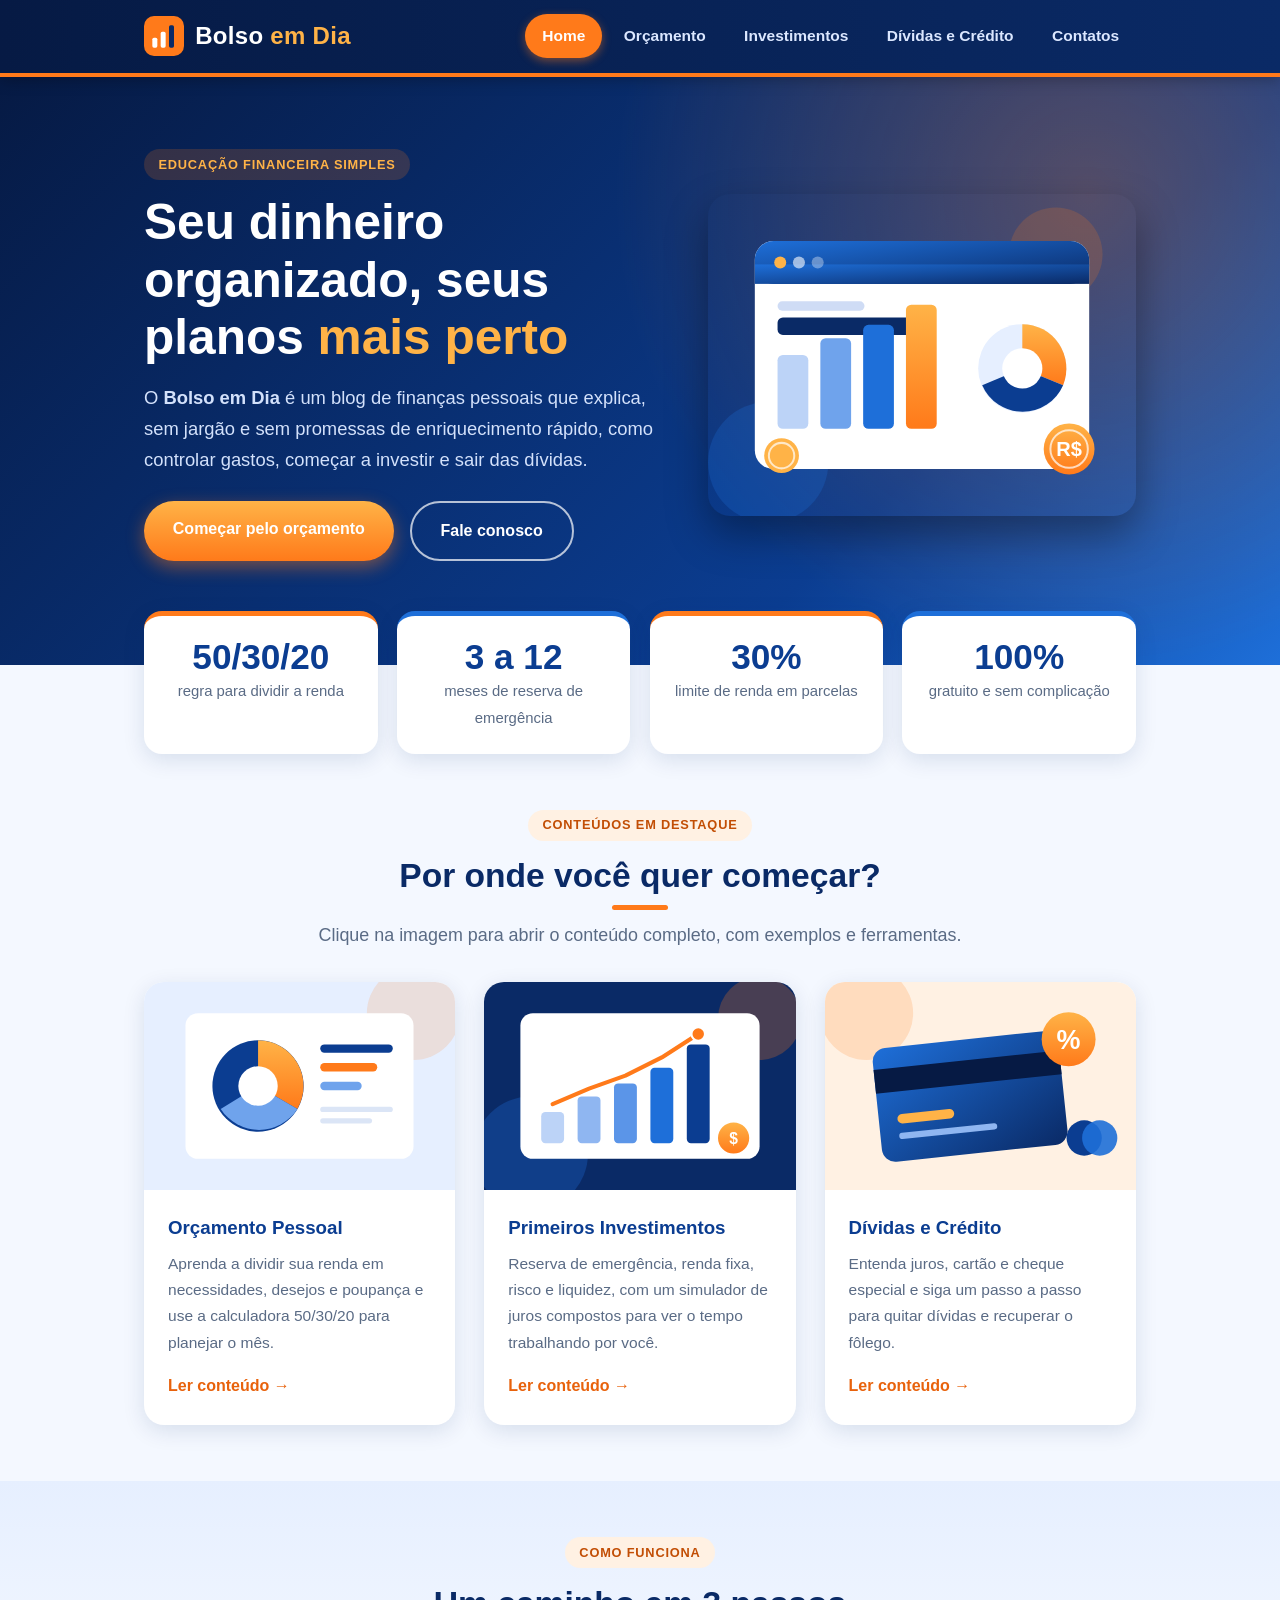
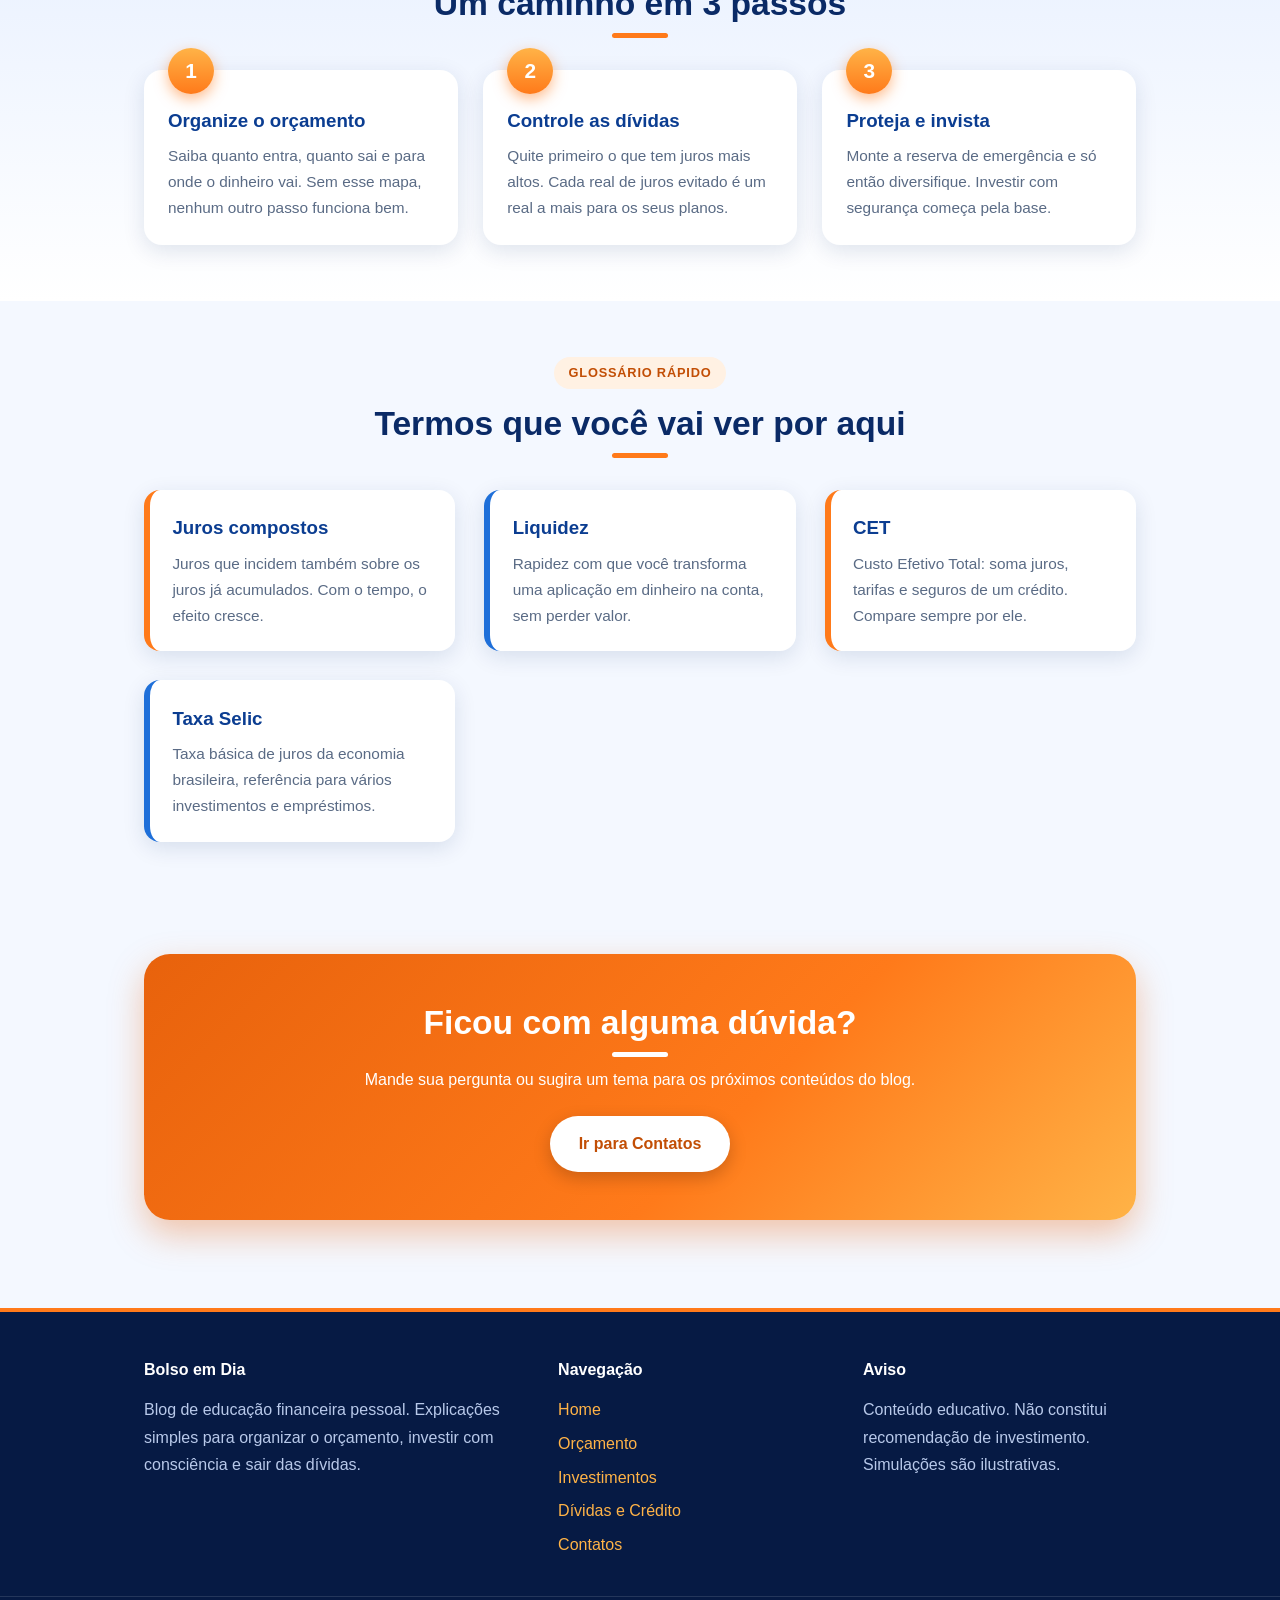
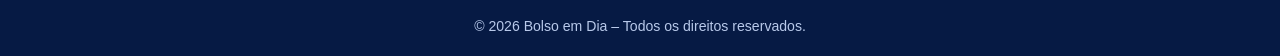
<file: index.html>
<!DOCTYPE html>
<html lang="pt-BR">
<head>
<meta charset="UTF-8">
<meta name="viewport" content="width=device-width, initial-scale=1.0">
<meta name="description" content="Bolso em Dia: blog de educação financeira com dicas de orçamento, investimentos e controle de dívidas.">
<title>Home | Bolso em Dia</title>
<link rel="stylesheet" href="style.css">
</head>
<body>
<header>
<div class="container topo">
<a class="logo" href="index.html"><svg viewBox="0 0 48 48" aria-hidden="true"><rect width="48" height="48" rx="12" fill="#ff7a1a"/><rect x="10" y="26" width="6" height="12" rx="2" fill="#fff"/><rect x="20" y="19" width="6" height="19" rx="2" fill="#fff"/><rect x="30" y="11" width="6" height="27" rx="2" fill="#0a2a66"/></svg><div>Bolso <span>em Dia</span></div></a>
<button class="menu-btn" id="menu-btn" aria-label="Abrir menu" aria-expanded="false">&#9776;</button>
<nav id="menu" aria-label="Menu principal"><ul><li><a href="index.html" class="ativo" aria-current="page">Home</a></li><li><a href="orcamento.html">Orçamento</a></li><li><a href="investimentos.html">Investimentos</a></li><li><a href="dividas.html">Dívidas e Crédito</a></li><li><a href="contatos.html">Contatos</a></li></ul></nav>
</div>
</header>
<main>
<section class="hero"><div class="container hero-grid">
<div>
<span class="tag">Educação financeira simples</span>
<h1>Seu dinheiro organizado, seus planos <span>mais perto</span></h1>
<p>O <strong>Bolso em Dia</strong> é um blog de finanças pessoais que explica, sem jargão e sem promessas de enriquecimento rápido, como controlar gastos, começar a investir e sair das dívidas.</p>
<div class="btns"><a class="btn" href="orcamento.html">Começar pelo orçamento</a><a class="btn sec" href="contatos.html">Fale conosco</a></div>
</div>
<img src="img/hero.svg" alt="Painel financeiro com gráficos de barras, pizza e moedas">
</div></section>

<section class="stats"><div class="container stats-grid">
<div class="stat"><strong>50/30/20</strong><span>regra para dividir a renda</span></div>
<div class="stat"><strong>3 a 12</strong><span>meses de reserva de emergência</span></div>
<div class="stat"><strong>30%</strong><span>limite de renda em parcelas</span></div>
<div class="stat"><strong>100%</strong><span>gratuito e sem complicação</span></div>
</div></section>

<section><div class="container">
<div class="centro"><span class="tag">Conteúdos em destaque</span><h2>Por onde você quer começar?</h2>
<p class="lead">Clique na imagem para abrir o conteúdo completo, com exemplos e ferramentas.</p></div>
<div class="cards">
<article class="card">
<a class="img" href="orcamento.html"><img src="img/orcamento.svg" alt="Gráfico de pizza representando a divisão do orçamento mensal"></a>
<div class="corpo"><h3>Orçamento Pessoal</h3><p>Aprenda a dividir sua renda em necessidades, desejos e poupança e use a calculadora 50/30/20 para planejar o mês.</p><a class="mais" href="orcamento.html">Ler conteúdo &rarr;</a></div>
</article>
<article class="card">
<a class="img" href="investimentos.html"><img src="img/investimentos.svg" alt="Gráfico de barras e linha mostrando crescimento de investimentos"></a>
<div class="corpo"><h3>Primeiros Investimentos</h3><p>Reserva de emergência, renda fixa, risco e liquidez, com um simulador de juros compostos para ver o tempo trabalhando por você.</p><a class="mais" href="investimentos.html">Ler conteúdo &rarr;</a></div>
</article>
<article class="card">
<a class="img" href="dividas.html"><img src="img/dividas.svg" alt="Cartão de crédito com símbolo de porcentagem representando juros"></a>
<div class="corpo"><h3>Dívidas e Crédito</h3><p>Entenda juros, cartão e cheque especial e siga um passo a passo para quitar dívidas e recuperar o fôlego.</p><a class="mais" href="dividas.html">Ler conteúdo &rarr;</a></div>
</article>
</div></div></section>

<section class="fundo"><div class="container">
<div class="centro"><span class="tag">Como funciona</span><h2>Um caminho em 3 passos</h2></div>
<div class="passos">
<div class="passo"><h3>Organize o orçamento</h3><p>Saiba quanto entra, quanto sai e para onde o dinheiro vai. Sem esse mapa, nenhum outro passo funciona bem.</p></div>
<div class="passo"><h3>Controle as dívidas</h3><p>Quite primeiro o que tem juros mais altos. Cada real de juros evitado é um real a mais para os seus planos.</p></div>
<div class="passo"><h3>Proteja e invista</h3><p>Monte a reserva de emergência e só então diversifique. Investir com segurança começa pela base.</p></div>
</div></div></section>

<section><div class="container">
<div class="centro"><span class="tag">Glossário rápido</span><h2>Termos que você vai ver por aqui</h2></div>
<div class="cards">
<div class="mini"><h3>Juros compostos</h3><p>Juros que incidem também sobre os juros já acumulados. Com o tempo, o efeito cresce.</p></div>
<div class="mini"><h3>Liquidez</h3><p>Rapidez com que você transforma uma aplicação em dinheiro na conta, sem perder valor.</p></div>
<div class="mini"><h3>CET</h3><p>Custo Efetivo Total: soma juros, tarifas e seguros de um crédito. Compare sempre por ele.</p></div>
<div class="mini"><h3>Taxa Selic</h3><p>Taxa básica de juros da economia brasileira, referência para vários investimentos e empréstimos.</p></div>
</div></div></section>

<section><div class="container"><div class="cta">
<h2>Ficou com alguma dúvida?</h2>
<p>Mande sua pergunta ou sugira um tema para os próximos conteúdos do blog.</p>
<a class="btn" href="contatos.html">Ir para Contatos</a>
</div></div></section>
</main>
<footer>
<div class="container rodape">
<div><h4>Bolso em Dia</h4><p>Blog de educação financeira pessoal. Explicações simples para organizar o orçamento, investir com consciência e sair das dívidas.</p></div>
<div><h4>Navegação</h4><ul><li><a href="index.html">Home</a></li><li><a href="orcamento.html">Orçamento</a></li><li><a href="investimentos.html">Investimentos</a></li><li><a href="dividas.html">Dívidas e Crédito</a></li><li><a href="contatos.html">Contatos</a></li></ul></div>
<div><h4>Aviso</h4><p>Conteúdo educativo. Não constitui recomendação de investimento. Simulações são ilustrativas.</p></div>
</div>
<div class="copy">&copy; 2026 Bolso em Dia &ndash; Todos os direitos reservados.</div>
</footer>
<script src="script.js"></script>
</body>
</html>
</file>
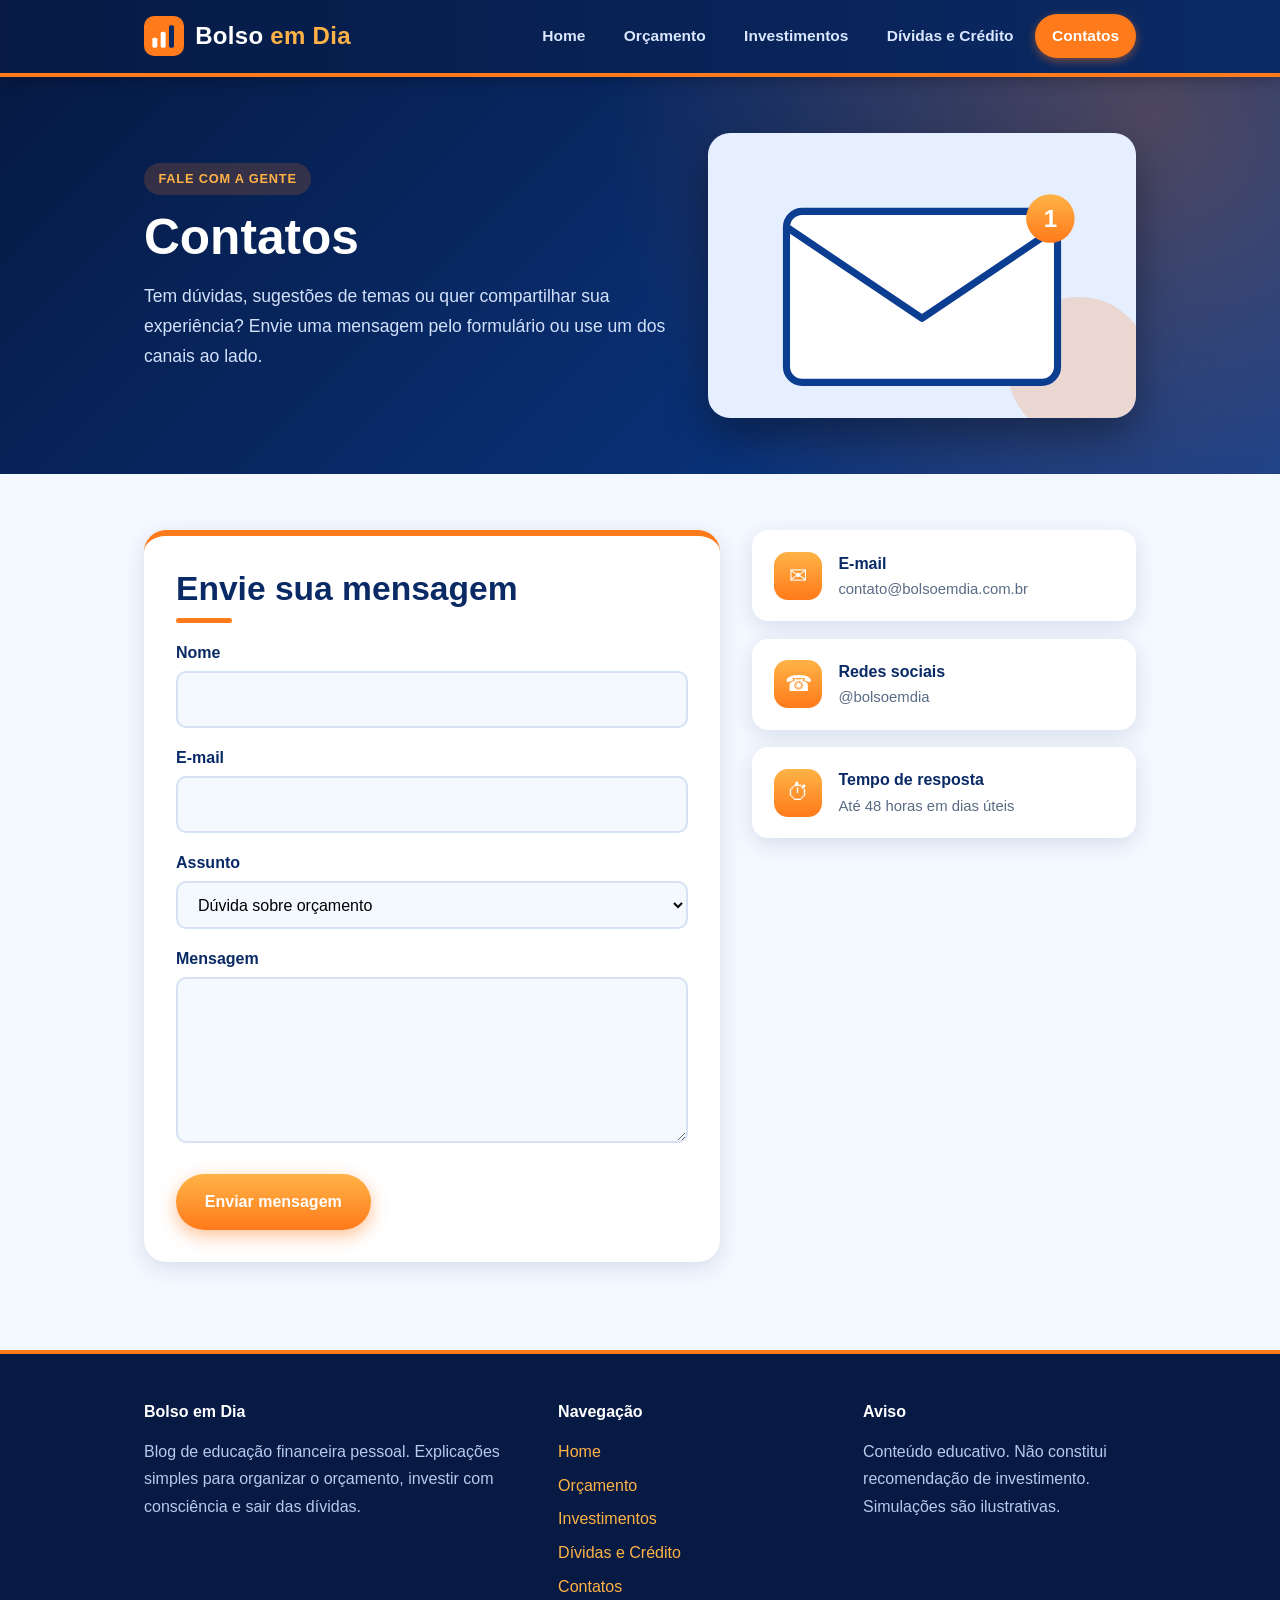
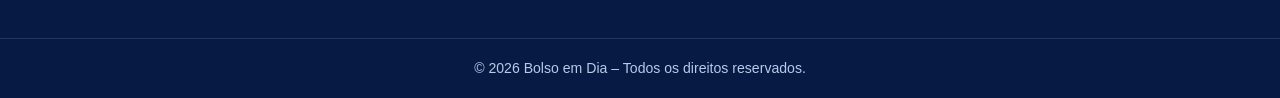
<file: contatos.html>
<!DOCTYPE html>
<html lang="pt-BR">
<head>
<meta charset="UTF-8">
<meta name="viewport" content="width=device-width, initial-scale=1.0">
<meta name="description" content="Bolso em Dia: blog de educação financeira com dicas de orçamento, investimentos e controle de dívidas.">
<title>Contatos | Bolso em Dia</title>
<link rel="stylesheet" href="style.css">
</head>
<body>
<header>
<div class="container topo">
<a class="logo" href="index.html"><svg viewBox="0 0 48 48" aria-hidden="true"><rect width="48" height="48" rx="12" fill="#ff7a1a"/><rect x="10" y="26" width="6" height="12" rx="2" fill="#fff"/><rect x="20" y="19" width="6" height="19" rx="2" fill="#fff"/><rect x="30" y="11" width="6" height="27" rx="2" fill="#0a2a66"/></svg><div>Bolso <span>em Dia</span></div></a>
<button class="menu-btn" id="menu-btn" aria-label="Abrir menu" aria-expanded="false">&#9776;</button>
<nav id="menu" aria-label="Menu principal"><ul><li><a href="index.html">Home</a></li><li><a href="orcamento.html">Orçamento</a></li><li><a href="investimentos.html">Investimentos</a></li><li><a href="dividas.html">Dívidas e Crédito</a></li><li><a href="contatos.html" class="ativo" aria-current="page">Contatos</a></li></ul></nav>
</div>
</header>
<main>
<section class="banner"><div class="container banner-grid">
<div><span class="tag">Fale com a gente</span><h1>Contatos</h1><p>Tem dúvidas, sugestões de temas ou quer compartilhar sua experiência? Envie uma mensagem pelo formulário ou use um dos canais ao lado.</p></div>
<img src="img/contato.svg" alt="Envelope representando contato por mensagem">
</div></section>
<section><div class="container contato-grid">
<form id="form-contato" action="#" method="post">
<h2>Envie sua mensagem</h2>
<label for="nome">Nome</label><input type="text" id="nome" name="nome" required>
<label for="email">E-mail</label><input type="email" id="email" name="email" required>
<label for="assunto">Assunto</label>
<select id="assunto" name="assunto">
<option>Dúvida sobre orçamento</option>
<option>Dúvida sobre investimentos</option>
<option>Dúvida sobre dívidas e crédito</option>
<option>Sugestão de conteúdo</option>
</select>
<label for="mensagem">Mensagem</label><textarea id="mensagem" name="mensagem" rows="5" required></textarea>
<button class="btn" type="submit">Enviar mensagem</button>
<div class="sucesso" id="sucesso" role="status"></div>
</form>
<div class="canais">
<div class="canal"><div class="ico">&#9993;</div><div><strong>E-mail</strong><p>contato@bolsoemdia.com.br</p></div></div>
<div class="canal"><div class="ico">&#9742;</div><div><strong>Redes sociais</strong><p>@bolsoemdia</p></div></div>
<div class="canal"><div class="ico">&#9201;</div><div><strong>Tempo de resposta</strong><p>Até 48 horas em dias úteis</p></div></div>
</div>
</div></section>
</main>
<footer>
<div class="container rodape">
<div><h4>Bolso em Dia</h4><p>Blog de educação financeira pessoal. Explicações simples para organizar o orçamento, investir com consciência e sair das dívidas.</p></div>
<div><h4>Navegação</h4><ul><li><a href="index.html">Home</a></li><li><a href="orcamento.html">Orçamento</a></li><li><a href="investimentos.html">Investimentos</a></li><li><a href="dividas.html">Dívidas e Crédito</a></li><li><a href="contatos.html">Contatos</a></li></ul></div>
<div><h4>Aviso</h4><p>Conteúdo educativo. Não constitui recomendação de investimento. Simulações são ilustrativas.</p></div>
</div>
<div class="copy">&copy; 2026 Bolso em Dia &ndash; Todos os direitos reservados.</div>
</footer>
<script src="script.js"></script>
</body>
</html>
</file>
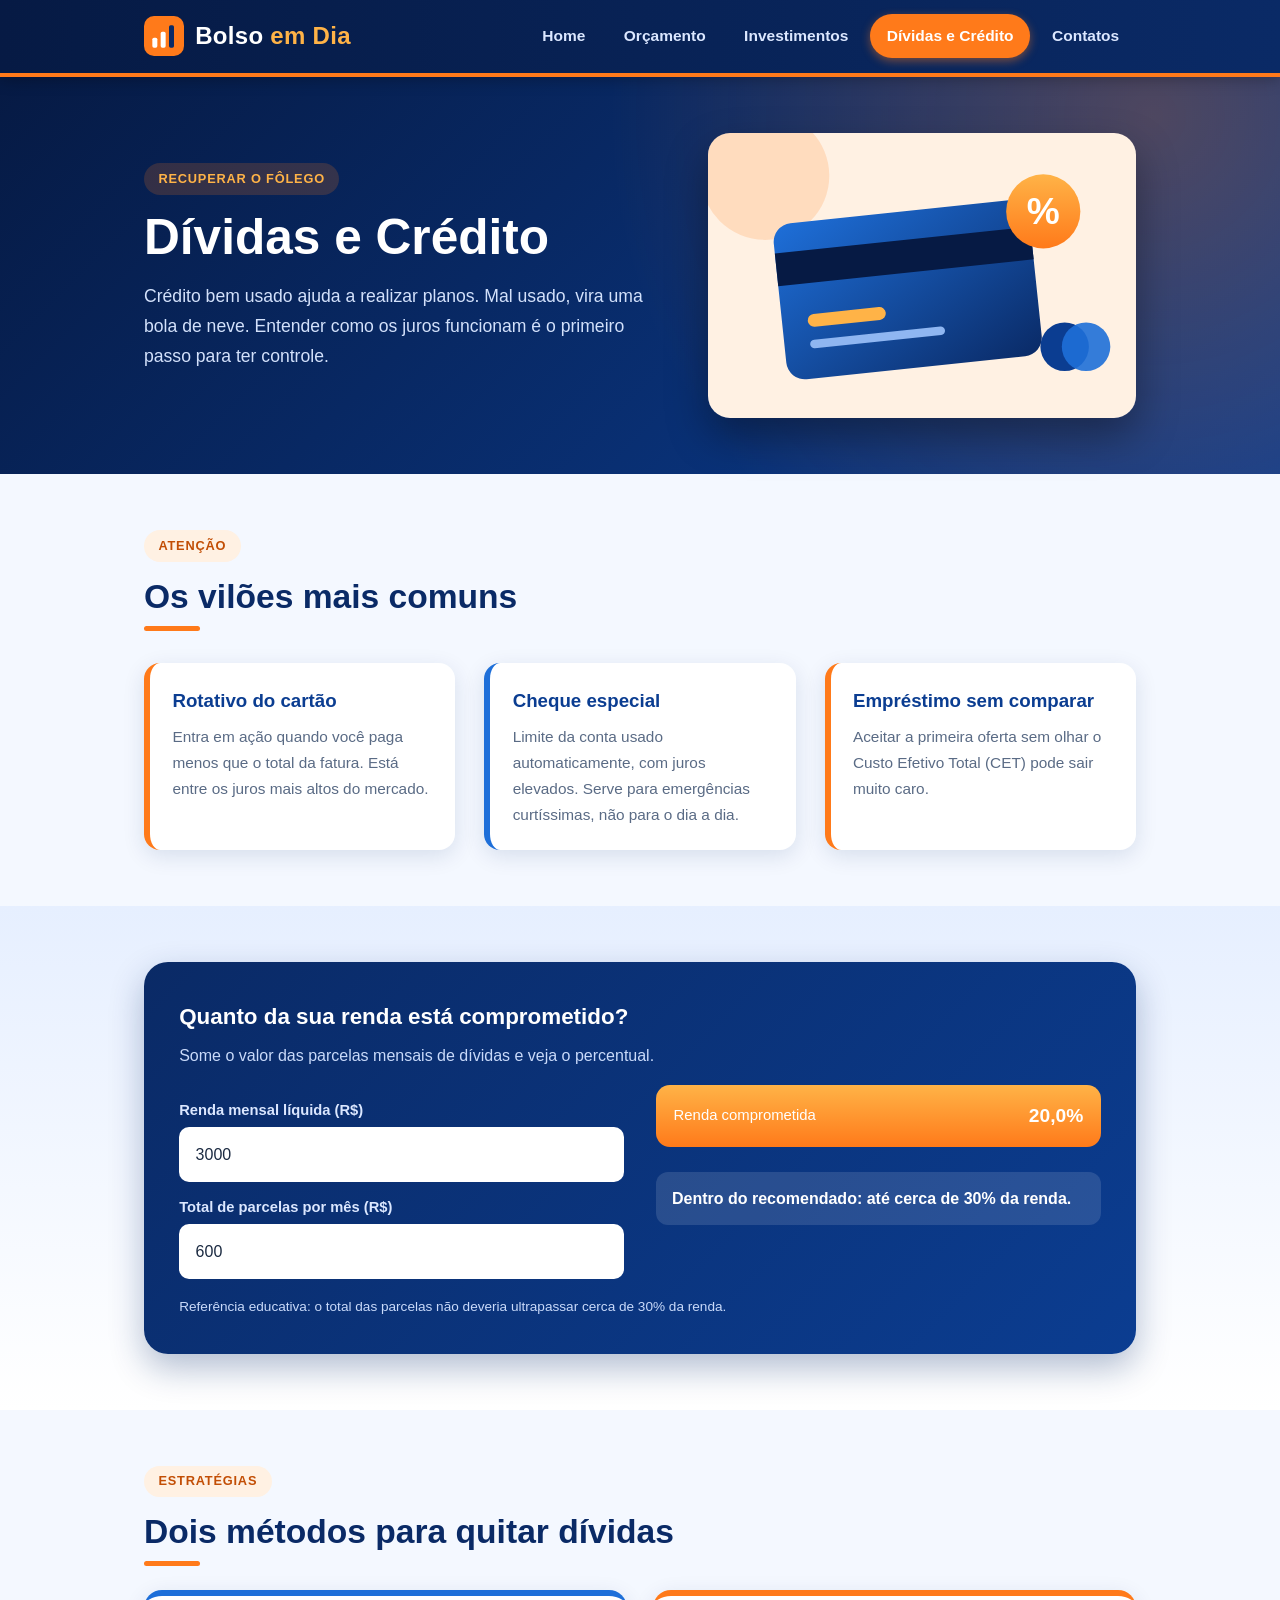
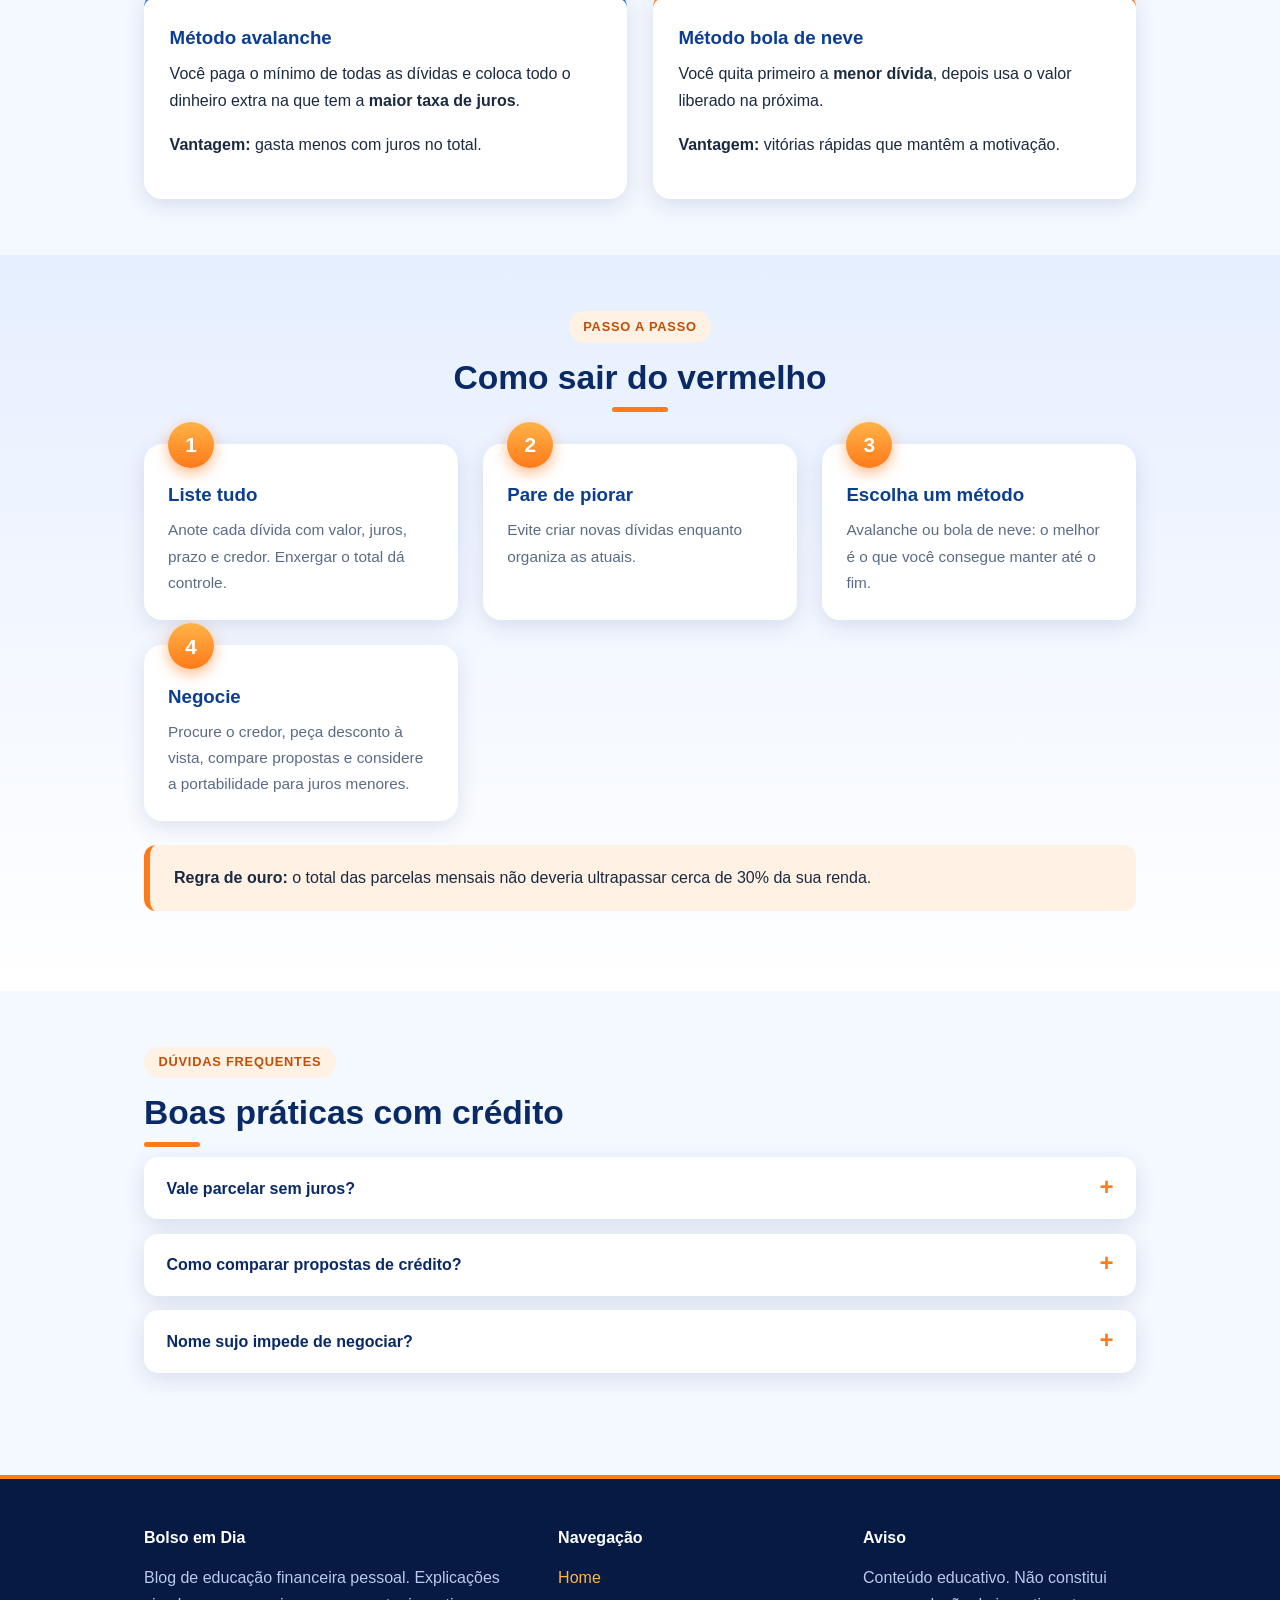
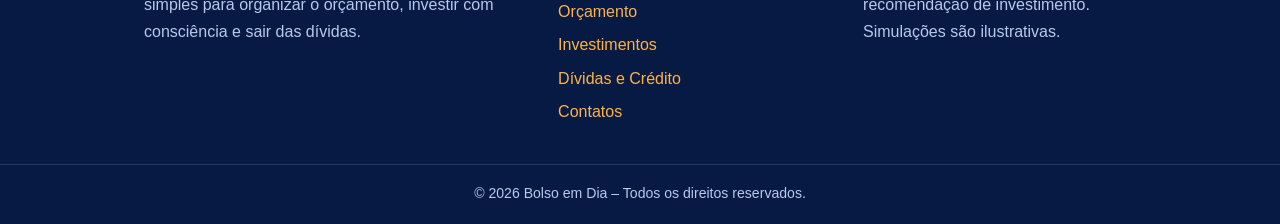
<file: dividas.html>
<!DOCTYPE html>
<html lang="pt-BR">
<head>
<meta charset="UTF-8">
<meta name="viewport" content="width=device-width, initial-scale=1.0">
<meta name="description" content="Bolso em Dia: blog de educação financeira com dicas de orçamento, investimentos e controle de dívidas.">
<title>Dívidas e Crédito | Bolso em Dia</title>
<link rel="stylesheet" href="style.css">
</head>
<body>
<header>
<div class="container topo">
<a class="logo" href="index.html"><svg viewBox="0 0 48 48" aria-hidden="true"><rect width="48" height="48" rx="12" fill="#ff7a1a"/><rect x="10" y="26" width="6" height="12" rx="2" fill="#fff"/><rect x="20" y="19" width="6" height="19" rx="2" fill="#fff"/><rect x="30" y="11" width="6" height="27" rx="2" fill="#0a2a66"/></svg><div>Bolso <span>em Dia</span></div></a>
<button class="menu-btn" id="menu-btn" aria-label="Abrir menu" aria-expanded="false">&#9776;</button>
<nav id="menu" aria-label="Menu principal"><ul><li><a href="index.html">Home</a></li><li><a href="orcamento.html">Orçamento</a></li><li><a href="investimentos.html">Investimentos</a></li><li><a href="dividas.html" class="ativo" aria-current="page">Dívidas e Crédito</a></li><li><a href="contatos.html">Contatos</a></li></ul></nav>
</div>
</header>
<main>
<section class="banner"><div class="container banner-grid">
<div><span class="tag">Recuperar o fôlego</span><h1>Dívidas e Crédito</h1><p>Crédito bem usado ajuda a realizar planos. Mal usado, vira uma bola de neve. Entender como os juros funcionam é o primeiro passo para ter controle.</p></div>
<img src="img/dividas.svg" alt="Cartão de crédito e símbolo de juros">
</div></section>
<section><div class="container">
<span class="tag">Atenção</span><h2>Os vilões mais comuns</h2>
<div class="cards">
<div class="mini"><h3>Rotativo do cartão</h3><p>Entra em ação quando você paga menos que o total da fatura. Está entre os juros mais altos do mercado.</p></div>
<div class="mini"><h3>Cheque especial</h3><p>Limite da conta usado automaticamente, com juros elevados. Serve para emergências curtíssimas, não para o dia a dia.</p></div>
<div class="mini"><h3>Empréstimo sem comparar</h3><p>Aceitar a primeira oferta sem olhar o Custo Efetivo Total (CET) pode sair muito caro.</p></div>
</div></div></section>

<section class="fundo"><div class="container">
<div class="calc">
<h3>Quanto da sua renda está comprometido?</h3>
<p>Some o valor das parcelas mensais de dívidas e veja o percentual.</p>
<div class="calc-grid">
<div class="campos">
<label for="div-renda">Renda mensal líquida (R$)</label><input type="number" id="div-renda" min="0" step="50" value="3000">
<label for="div-parcelas">Total de parcelas por mês (R$)</label><input type="number" id="div-parcelas" min="0" step="50" value="600">
</div>
<div class="resultados">
<div class="res total"><span>Renda comprometida</span><strong id="div-pct">0%</strong></div>
<div class="aviso-calc" id="div-resultado"></div>
</div></div>
<p class="nota">Referência educativa: o total das parcelas não deveria ultrapassar cerca de 30% da renda.</p>
</div></div></section>

<section><div class="container">
<span class="tag">Estratégias</span><h2>Dois métodos para quitar dívidas</h2>
<div class="duas">
<div class="col"><h3>Método avalanche</h3><p>Você paga o mínimo de todas as dívidas e coloca todo o dinheiro extra na que tem a <strong>maior taxa de juros</strong>.</p><p><strong>Vantagem:</strong> gasta menos com juros no total.</p></div>
<div class="col"><h3>Método bola de neve</h3><p>Você quita primeiro a <strong>menor dívida</strong>, depois usa o valor liberado na próxima.</p><p><strong>Vantagem:</strong> vitórias rápidas que mantêm a motivação.</p></div>
</div></div></section>

<section class="fundo"><div class="container">
<div class="centro"><span class="tag">Passo a passo</span><h2>Como sair do vermelho</h2></div>
<div class="passos">
<div class="passo"><h3>Liste tudo</h3><p>Anote cada dívida com valor, juros, prazo e credor. Enxergar o total dá controle.</p></div>
<div class="passo"><h3>Pare de piorar</h3><p>Evite criar novas dívidas enquanto organiza as atuais.</p></div>
<div class="passo"><h3>Escolha um método</h3><p>Avalanche ou bola de neve: o melhor é o que você consegue manter até o fim.</p></div>
<div class="passo"><h3>Negocie</h3><p>Procure o credor, peça desconto à vista, compare propostas e considere a portabilidade para juros menores.</p></div>
</div>
<div class="destaque"><p><strong>Regra de ouro:</strong> o total das parcelas mensais não deveria ultrapassar cerca de 30% da sua renda.</p></div>
</div></section>

<section><div class="container">
<span class="tag">Dúvidas frequentes</span><h2>Boas práticas com crédito</h2>
<details><summary>Vale parcelar sem juros?</summary><p>Pode valer, desde que a parcela caiba no orçamento. Muitas parcelas pequenas juntas comprometem a renda dos meses seguintes.</p></details>
<details><summary>Como comparar propostas de crédito?</summary><p>Use o Custo Efetivo Total (CET), que reúne juros, tarifas e seguros, em vez de olhar só a taxa ou o valor da parcela.</p></details>
<details><summary>Nome sujo impede de negociar?</summary><p>Não. Credores costumam oferecer condições especiais para regularizar a dívida, e pagar em dia aos poucos melhora seu histórico.</p></details>
</div></section>
</main>
<footer>
<div class="container rodape">
<div><h4>Bolso em Dia</h4><p>Blog de educação financeira pessoal. Explicações simples para organizar o orçamento, investir com consciência e sair das dívidas.</p></div>
<div><h4>Navegação</h4><ul><li><a href="index.html">Home</a></li><li><a href="orcamento.html">Orçamento</a></li><li><a href="investimentos.html">Investimentos</a></li><li><a href="dividas.html">Dívidas e Crédito</a></li><li><a href="contatos.html">Contatos</a></li></ul></div>
<div><h4>Aviso</h4><p>Conteúdo educativo. Não constitui recomendação de investimento. Simulações são ilustrativas.</p></div>
</div>
<div class="copy">&copy; 2026 Bolso em Dia &ndash; Todos os direitos reservados.</div>
</footer>
<script src="script.js"></script>
</body>
</html>
</file>
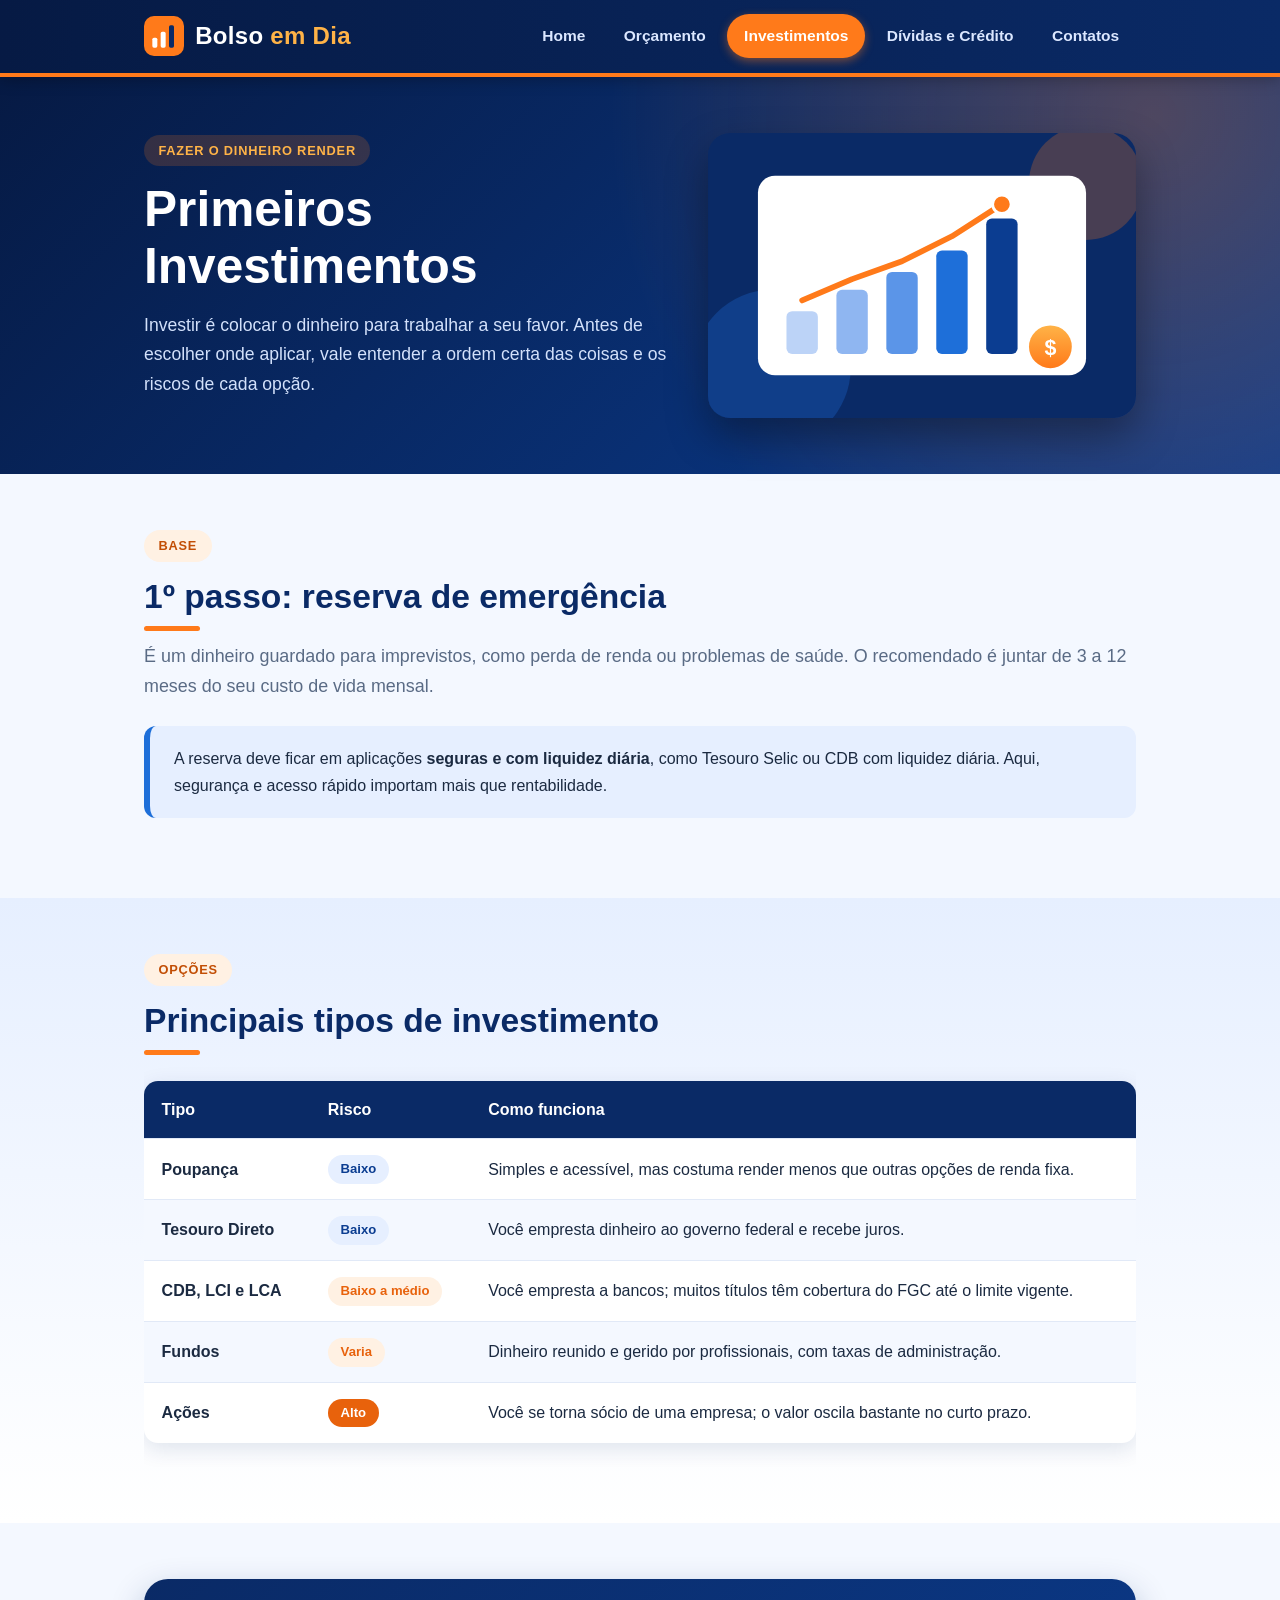
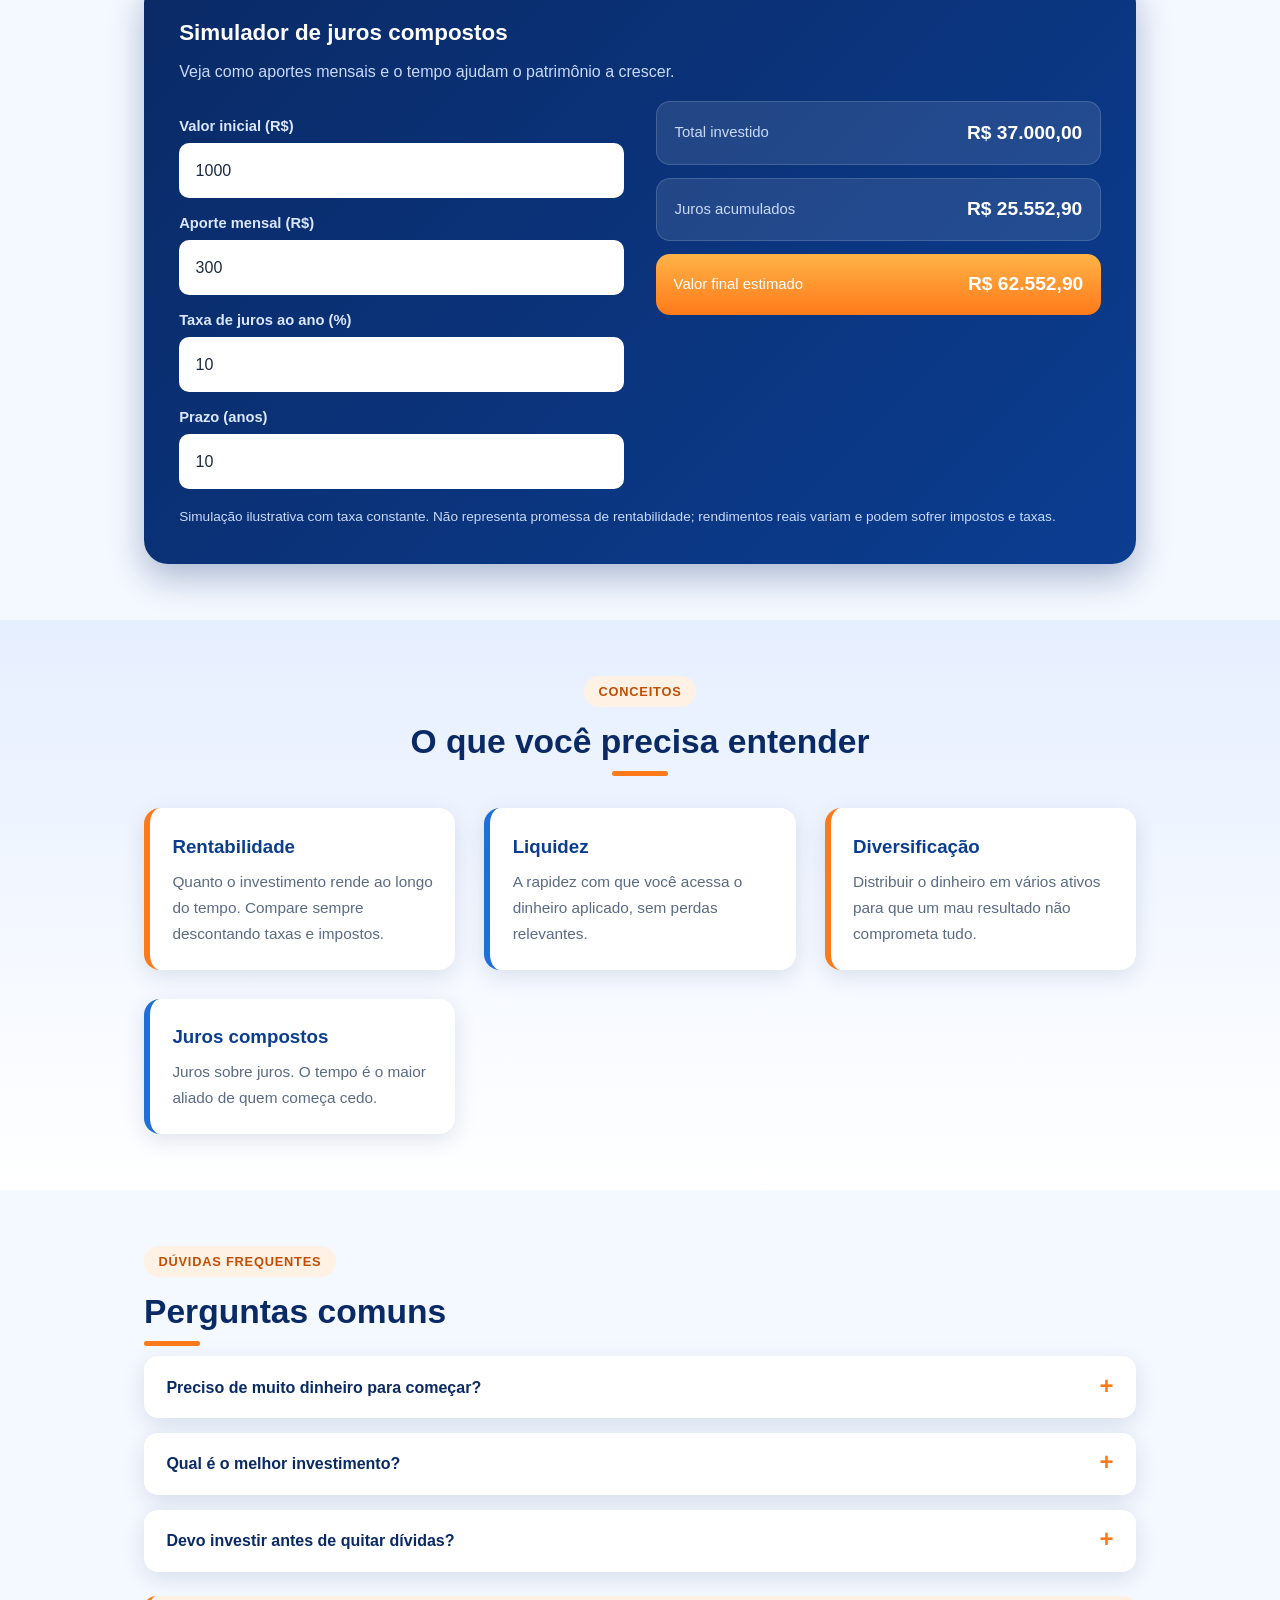
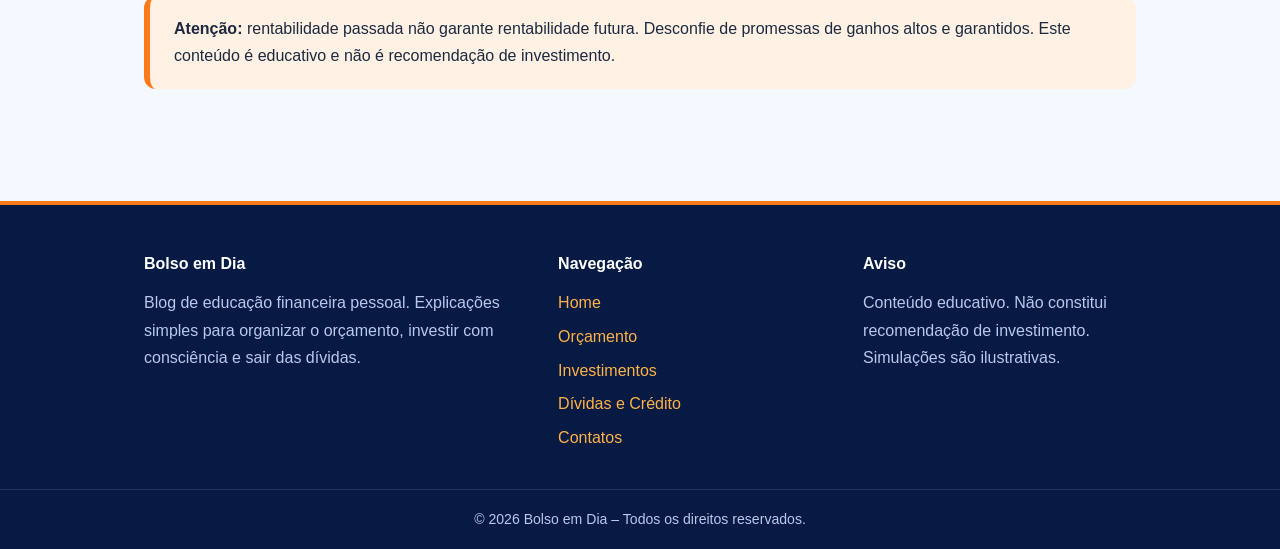
<file: investimentos.html>
<!DOCTYPE html>
<html lang="pt-BR">
<head>
<meta charset="UTF-8">
<meta name="viewport" content="width=device-width, initial-scale=1.0">
<meta name="description" content="Bolso em Dia: blog de educação financeira com dicas de orçamento, investimentos e controle de dívidas.">
<title>Primeiros Investimentos | Bolso em Dia</title>
<link rel="stylesheet" href="style.css">
</head>
<body>
<header>
<div class="container topo">
<a class="logo" href="index.html"><svg viewBox="0 0 48 48" aria-hidden="true"><rect width="48" height="48" rx="12" fill="#ff7a1a"/><rect x="10" y="26" width="6" height="12" rx="2" fill="#fff"/><rect x="20" y="19" width="6" height="19" rx="2" fill="#fff"/><rect x="30" y="11" width="6" height="27" rx="2" fill="#0a2a66"/></svg><div>Bolso <span>em Dia</span></div></a>
<button class="menu-btn" id="menu-btn" aria-label="Abrir menu" aria-expanded="false">&#9776;</button>
<nav id="menu" aria-label="Menu principal"><ul><li><a href="index.html">Home</a></li><li><a href="orcamento.html">Orçamento</a></li><li><a href="investimentos.html" class="ativo" aria-current="page">Investimentos</a></li><li><a href="dividas.html">Dívidas e Crédito</a></li><li><a href="contatos.html">Contatos</a></li></ul></nav>
</div>
</header>
<main>
<section class="banner"><div class="container banner-grid">
<div><span class="tag">Fazer o dinheiro render</span><h1>Primeiros Investimentos</h1><p>Investir é colocar o dinheiro para trabalhar a seu favor. Antes de escolher onde aplicar, vale entender a ordem certa das coisas e os riscos de cada opção.</p></div>
<img src="img/investimentos.svg" alt="Gráfico de crescimento de investimentos">
</div></section>
<section><div class="container">
<span class="tag">Base</span><h2>1º passo: reserva de emergência</h2>
<p class="lead">É um dinheiro guardado para imprevistos, como perda de renda ou problemas de saúde. O recomendado é juntar de 3 a 12 meses do seu custo de vida mensal.</p>
<div class="destaque azul"><p>A reserva deve ficar em aplicações <strong>seguras e com liquidez diária</strong>, como Tesouro Selic ou CDB com liquidez diária. Aqui, segurança e acesso rápido importam mais que rentabilidade.</p></div>
</div></section>

<section class="fundo"><div class="container">
<span class="tag">Opções</span><h2>Principais tipos de investimento</h2>
<div class="tabela"><table>
<thead><tr><th>Tipo</th><th>Risco</th><th>Como funciona</th></tr></thead>
<tbody>
<tr><td><strong>Poupança</strong></td><td><span class="badge baixo">Baixo</span></td><td>Simples e acessível, mas costuma render menos que outras opções de renda fixa.</td></tr>
<tr><td><strong>Tesouro Direto</strong></td><td><span class="badge baixo">Baixo</span></td><td>Você empresta dinheiro ao governo federal e recebe juros.</td></tr>
<tr><td><strong>CDB, LCI e LCA</strong></td><td><span class="badge medio">Baixo a médio</span></td><td>Você empresta a bancos; muitos títulos têm cobertura do FGC até o limite vigente.</td></tr>
<tr><td><strong>Fundos</strong></td><td><span class="badge medio">Varia</span></td><td>Dinheiro reunido e gerido por profissionais, com taxas de administração.</td></tr>
<tr><td><strong>Ações</strong></td><td><span class="badge alto">Alto</span></td><td>Você se torna sócio de uma empresa; o valor oscila bastante no curto prazo.</td></tr>
</tbody></table></div>
</div></section>

<section><div class="container">
<div class="calc">
<h3>Simulador de juros compostos</h3>
<p>Veja como aportes mensais e o tempo ajudam o patrimônio a crescer.</p>
<div class="calc-grid">
<div class="campos">
<label for="inv-inicial">Valor inicial (R$)</label><input type="number" id="inv-inicial" min="0" step="100" value="1000">
<label for="inv-mensal">Aporte mensal (R$)</label><input type="number" id="inv-mensal" min="0" step="50" value="300">
<label for="inv-taxa">Taxa de juros ao ano (%)</label><input type="number" id="inv-taxa" min="0" step="0.5" value="10">
<label for="inv-anos">Prazo (anos)</label><input type="number" id="inv-anos" min="1" max="60" step="1" value="10">
</div>
<div class="resultados">
<div class="res"><span>Total investido</span><strong id="inv-investido">R$ 0,00</strong></div>
<div class="res"><span>Juros acumulados</span><strong id="inv-juros">R$ 0,00</strong></div>
<div class="res total"><span>Valor final estimado</span><strong id="inv-total">R$ 0,00</strong></div>
</div></div>
<p class="nota">Simulação ilustrativa com taxa constante. Não representa promessa de rentabilidade; rendimentos reais variam e podem sofrer impostos e taxas.</p>
</div></div></section>

<section class="fundo"><div class="container">
<div class="centro"><span class="tag">Conceitos</span><h2>O que você precisa entender</h2></div>
<div class="cards">
<div class="mini"><h3>Rentabilidade</h3><p>Quanto o investimento rende ao longo do tempo. Compare sempre descontando taxas e impostos.</p></div>
<div class="mini"><h3>Liquidez</h3><p>A rapidez com que você acessa o dinheiro aplicado, sem perdas relevantes.</p></div>
<div class="mini"><h3>Diversificação</h3><p>Distribuir o dinheiro em vários ativos para que um mau resultado não comprometa tudo.</p></div>
<div class="mini"><h3>Juros compostos</h3><p>Juros sobre juros. O tempo é o maior aliado de quem começa cedo.</p></div>
</div></div></section>

<section><div class="container">
<span class="tag">Dúvidas frequentes</span><h2>Perguntas comuns</h2>
<details><summary>Preciso de muito dinheiro para começar?</summary><p>Não. Muitos títulos públicos e produtos de renda fixa aceitam aplicações pequenas. O mais importante é criar o hábito de aportar todo mês.</p></details>
<details><summary>Qual é o melhor investimento?</summary><p>Depende do seu objetivo, prazo e tolerância a risco. Para a reserva de emergência, priorize segurança e liquidez. Para metas de longo prazo, você pode aceitar mais oscilação.</p></details>
<details><summary>Devo investir antes de quitar dívidas?</summary><p>Em geral, dívidas com juros altos, como cartão e cheque especial, custam mais do que qualquer investimento comum rende. Quitá-las costuma ser prioridade.</p></details>
<div class="destaque"><p><strong>Atenção:</strong> rentabilidade passada não garante rentabilidade futura. Desconfie de promessas de ganhos altos e garantidos. Este conteúdo é educativo e não é recomendação de investimento.</p></div>
</div></section>
</main>
<footer>
<div class="container rodape">
<div><h4>Bolso em Dia</h4><p>Blog de educação financeira pessoal. Explicações simples para organizar o orçamento, investir com consciência e sair das dívidas.</p></div>
<div><h4>Navegação</h4><ul><li><a href="index.html">Home</a></li><li><a href="orcamento.html">Orçamento</a></li><li><a href="investimentos.html">Investimentos</a></li><li><a href="dividas.html">Dívidas e Crédito</a></li><li><a href="contatos.html">Contatos</a></li></ul></div>
<div><h4>Aviso</h4><p>Conteúdo educativo. Não constitui recomendação de investimento. Simulações são ilustrativas.</p></div>
</div>
<div class="copy">&copy; 2026 Bolso em Dia &ndash; Todos os direitos reservados.</div>
</footer>
<script src="script.js"></script>
</body>
</html>
</file>
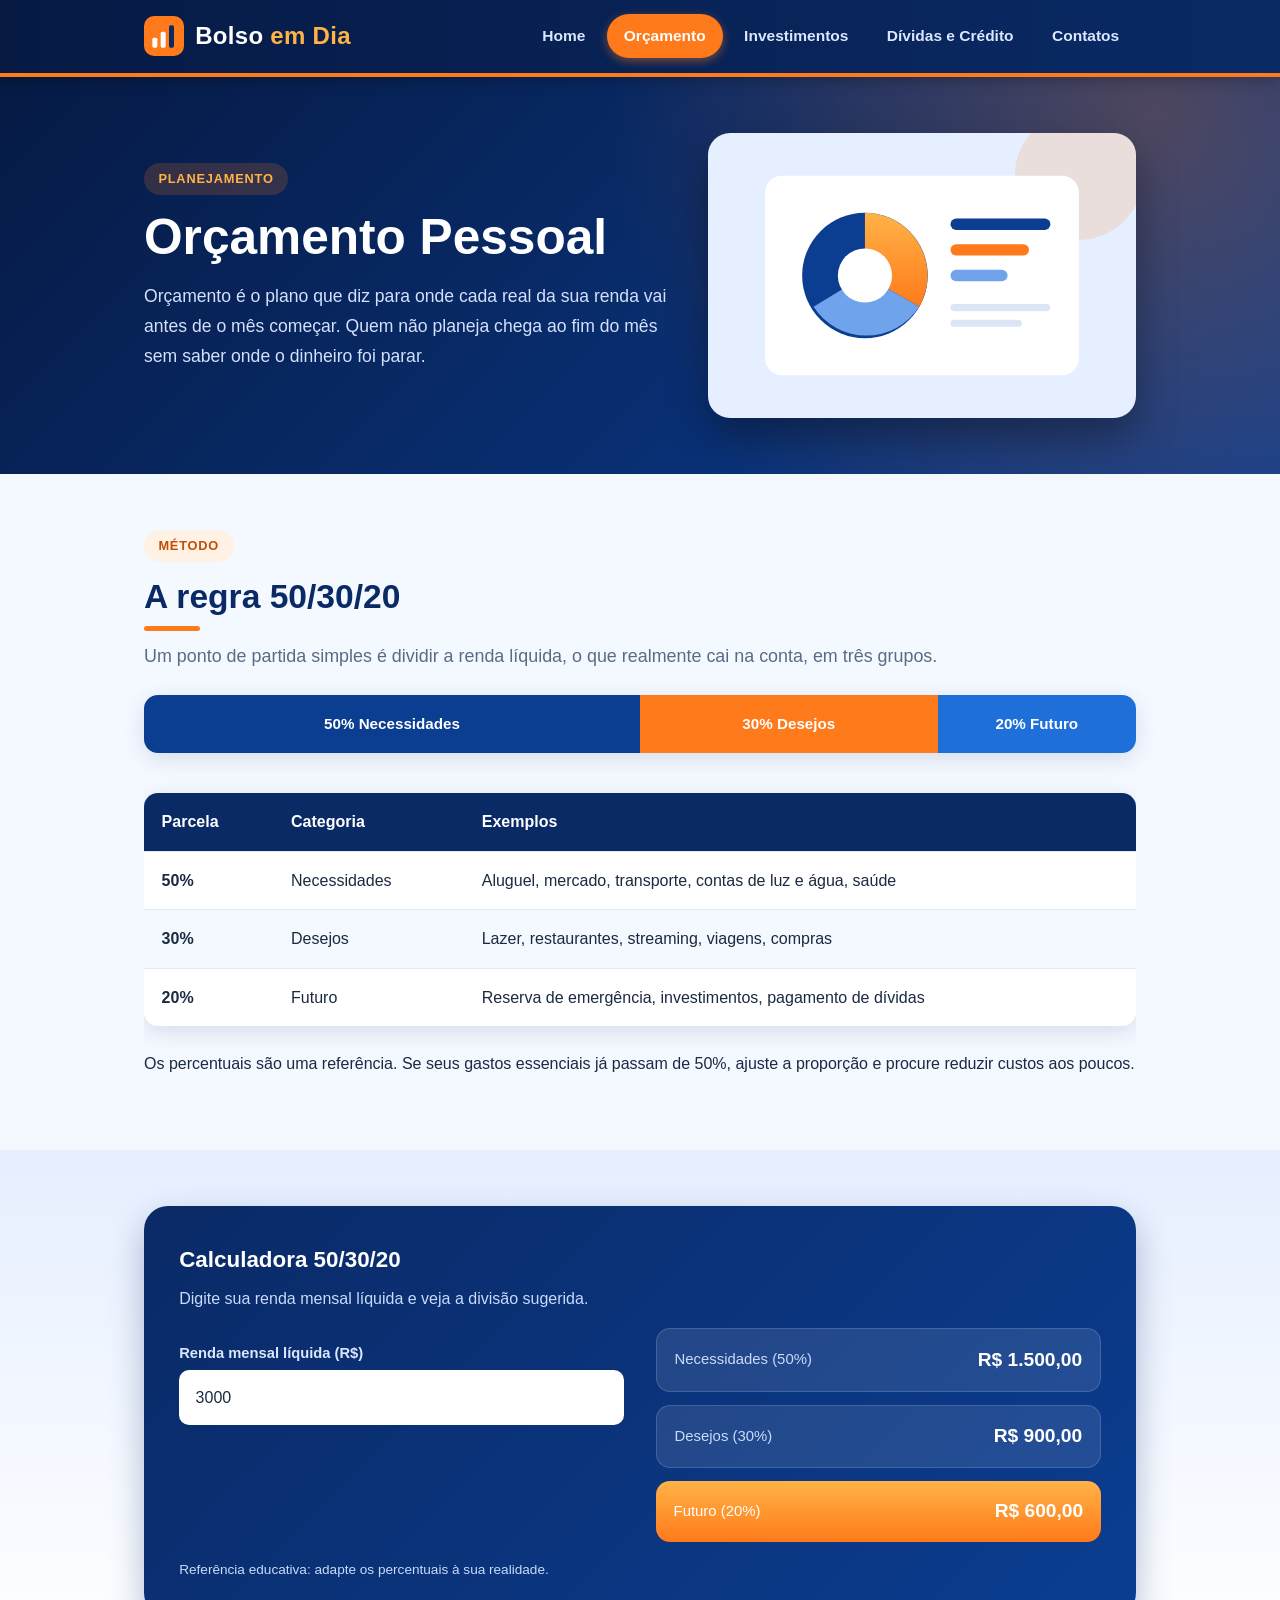
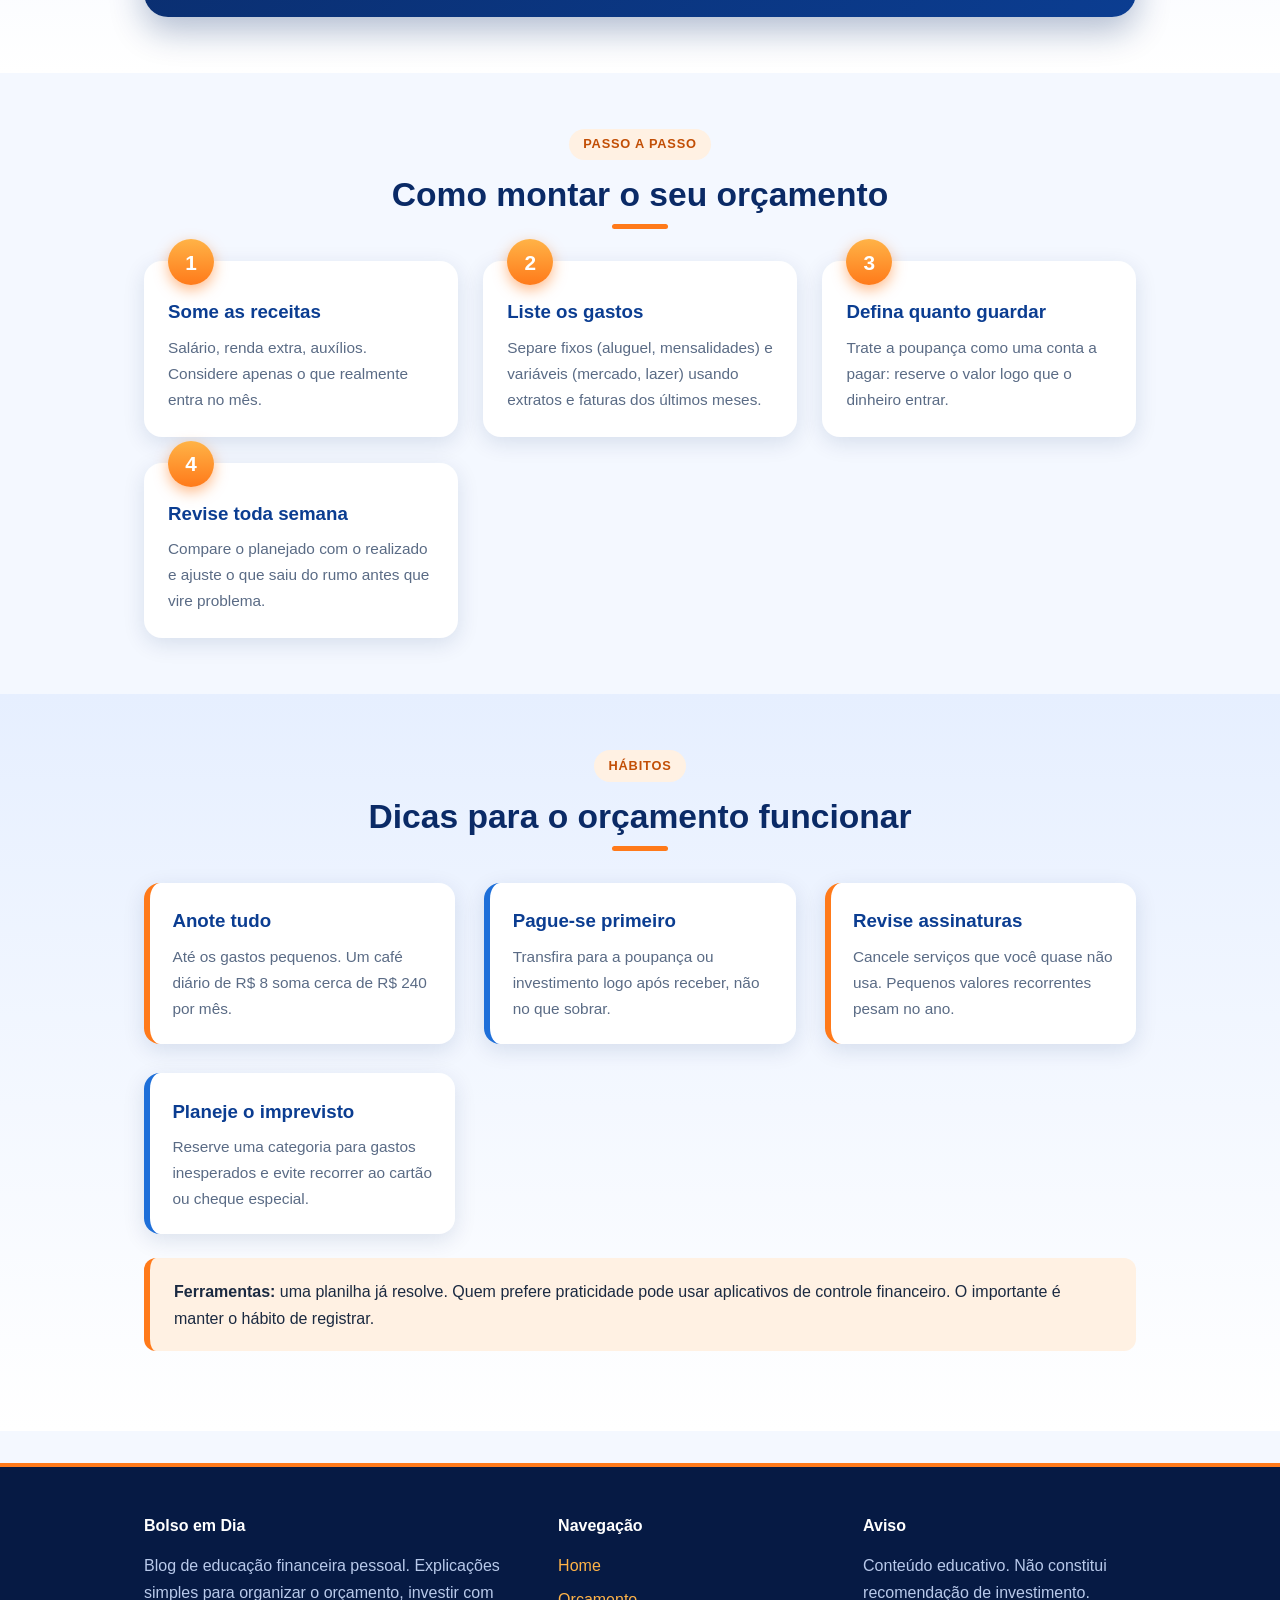
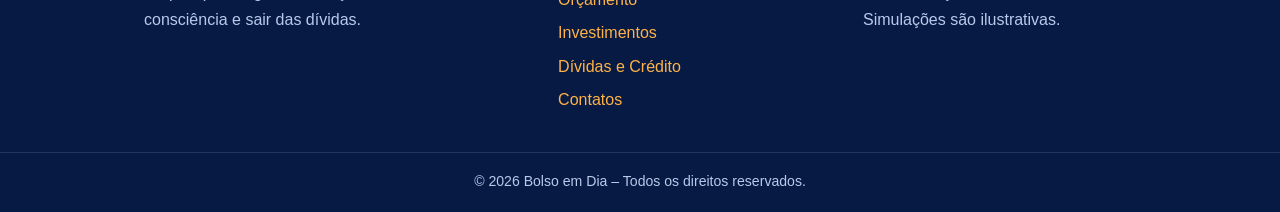
<file: orcamento.html>
<!DOCTYPE html>
<html lang="pt-BR">
<head>
<meta charset="UTF-8">
<meta name="viewport" content="width=device-width, initial-scale=1.0">
<meta name="description" content="Bolso em Dia: blog de educação financeira com dicas de orçamento, investimentos e controle de dívidas.">
<title>Orçamento Pessoal | Bolso em Dia</title>
<link rel="stylesheet" href="style.css">
</head>
<body>
<header>
<div class="container topo">
<a class="logo" href="index.html"><svg viewBox="0 0 48 48" aria-hidden="true"><rect width="48" height="48" rx="12" fill="#ff7a1a"/><rect x="10" y="26" width="6" height="12" rx="2" fill="#fff"/><rect x="20" y="19" width="6" height="19" rx="2" fill="#fff"/><rect x="30" y="11" width="6" height="27" rx="2" fill="#0a2a66"/></svg><div>Bolso <span>em Dia</span></div></a>
<button class="menu-btn" id="menu-btn" aria-label="Abrir menu" aria-expanded="false">&#9776;</button>
<nav id="menu" aria-label="Menu principal"><ul><li><a href="index.html">Home</a></li><li><a href="orcamento.html" class="ativo" aria-current="page">Orçamento</a></li><li><a href="investimentos.html">Investimentos</a></li><li><a href="dividas.html">Dívidas e Crédito</a></li><li><a href="contatos.html">Contatos</a></li></ul></nav>
</div>
</header>
<main>
<section class="banner"><div class="container banner-grid">
<div><span class="tag">Planejamento</span><h1>Orçamento Pessoal</h1><p>Orçamento é o plano que diz para onde cada real da sua renda vai antes de o mês começar. Quem não planeja chega ao fim do mês sem saber onde o dinheiro foi parar.</p></div>
<img src="img/orcamento.svg" alt="Gráfico de pizza com a divisão do orçamento">
</div></section>
<section><div class="container">
<span class="tag">Método</span><h2>A regra 50/30/20</h2>
<p class="lead">Um ponto de partida simples é dividir a renda líquida, o que realmente cai na conta, em três grupos.</p>
<div class="barra" role="img" aria-label="Barra mostrando 50% necessidades, 30% desejos e 20% futuro"><div class="b50">50% Necessidades</div><div class="b30">30% Desejos</div><div class="b20">20% Futuro</div></div>
<div class="tabela"><table>
<thead><tr><th>Parcela</th><th>Categoria</th><th>Exemplos</th></tr></thead>
<tbody>
<tr><td><strong>50%</strong></td><td>Necessidades</td><td>Aluguel, mercado, transporte, contas de luz e água, saúde</td></tr>
<tr><td><strong>30%</strong></td><td>Desejos</td><td>Lazer, restaurantes, streaming, viagens, compras</td></tr>
<tr><td><strong>20%</strong></td><td>Futuro</td><td>Reserva de emergência, investimentos, pagamento de dívidas</td></tr>
</tbody></table></div>
<p>Os percentuais são uma referência. Se seus gastos essenciais já passam de 50%, ajuste a proporção e procure reduzir custos aos poucos.</p>
</div></section>

<section class="fundo"><div class="container">
<div class="calc">
<h3>Calculadora 50/30/20</h3>
<p>Digite sua renda mensal líquida e veja a divisão sugerida.</p>
<div class="calc-grid">
<div class="campos"><label for="renda">Renda mensal líquida (R$)</label><input type="number" id="renda" min="0" step="50" value="3000"></div>
<div class="resultados">
<div class="res"><span>Necessidades (50%)</span><strong id="r50">R$ 0,00</strong></div>
<div class="res"><span>Desejos (30%)</span><strong id="r30">R$ 0,00</strong></div>
<div class="res total"><span>Futuro (20%)</span><strong id="r20">R$ 0,00</strong></div>
</div></div>
<p class="nota">Referência educativa: adapte os percentuais à sua realidade.</p>
</div></div></section>

<section><div class="container">
<div class="centro"><span class="tag">Passo a passo</span><h2>Como montar o seu orçamento</h2></div>
<div class="passos">
<div class="passo"><h3>Some as receitas</h3><p>Salário, renda extra, auxílios. Considere apenas o que realmente entra no mês.</p></div>
<div class="passo"><h3>Liste os gastos</h3><p>Separe fixos (aluguel, mensalidades) e variáveis (mercado, lazer) usando extratos e faturas dos últimos meses.</p></div>
<div class="passo"><h3>Defina quanto guardar</h3><p>Trate a poupança como uma conta a pagar: reserve o valor logo que o dinheiro entrar.</p></div>
<div class="passo"><h3>Revise toda semana</h3><p>Compare o planejado com o realizado e ajuste o que saiu do rumo antes que vire problema.</p></div>
</div></div></section>

<section class="fundo"><div class="container">
<div class="centro"><span class="tag">Hábitos</span><h2>Dicas para o orçamento funcionar</h2></div>
<div class="cards">
<div class="mini"><h3>Anote tudo</h3><p>Até os gastos pequenos. Um café diário de R$ 8 soma cerca de R$ 240 por mês.</p></div>
<div class="mini"><h3>Pague-se primeiro</h3><p>Transfira para a poupança ou investimento logo após receber, não no que sobrar.</p></div>
<div class="mini"><h3>Revise assinaturas</h3><p>Cancele serviços que você quase não usa. Pequenos valores recorrentes pesam no ano.</p></div>
<div class="mini"><h3>Planeje o imprevisto</h3><p>Reserve uma categoria para gastos inesperados e evite recorrer ao cartão ou cheque especial.</p></div>
</div>
<div class="destaque"><p><strong>Ferramentas:</strong> uma planilha já resolve. Quem prefere praticidade pode usar aplicativos de controle financeiro. O importante é manter o hábito de registrar.</p></div>
</div></section>
</main>
<footer>
<div class="container rodape">
<div><h4>Bolso em Dia</h4><p>Blog de educação financeira pessoal. Explicações simples para organizar o orçamento, investir com consciência e sair das dívidas.</p></div>
<div><h4>Navegação</h4><ul><li><a href="index.html">Home</a></li><li><a href="orcamento.html">Orçamento</a></li><li><a href="investimentos.html">Investimentos</a></li><li><a href="dividas.html">Dívidas e Crédito</a></li><li><a href="contatos.html">Contatos</a></li></ul></div>
<div><h4>Aviso</h4><p>Conteúdo educativo. Não constitui recomendação de investimento. Simulações são ilustrativas.</p></div>
</div>
<div class="copy">&copy; 2026 Bolso em Dia &ndash; Todos os direitos reservados.</div>
</footer>
<script src="script.js"></script>
</body>
</html>
</file>
<file: style.css>
*{box-sizing:border-box;margin:0;padding:0}
:root{--az900:#061a44;--az800:#0a2a66;--az700:#0b3d91;--az500:#1e6fd9;--az200:#bcd3f7;--az100:#e6efff;--az50:#f4f8ff;
--lj700:#c24e05;--lj600:#e8620c;--lj500:#ff7a1a;--lj300:#ffb347;--lj100:#fff1e3;--texto:#1b2a41;--muted:#5a6b85;--sombra:0 6px 22px rgba(10,42,102,.12)}
html{scroll-behavior:smooth}
body{font-family:"Segoe UI",Roboto,"Helvetica Neue",Arial,sans-serif;background:var(--az50);color:var(--texto);line-height:1.7;display:flex;flex-direction:column;min-height:100vh}
a{color:var(--az500)}img{max-width:100%;display:block}
.container{width:100%;max-width:1120px;margin:0 auto;padding:0 5%}
/* header */
header{background:linear-gradient(90deg,var(--az900),var(--az800));border-bottom:4px solid var(--lj500);position:sticky;top:0;z-index:50;box-shadow:0 3px 14px rgba(0,0,0,.25)}
.topo{display:flex;align-items:center;justify-content:space-between;gap:1rem;padding-top:.9rem;padding-bottom:.9rem}
.logo{display:flex;align-items:center;gap:.7rem;color:#fff;text-decoration:none;font-size:1.5rem;font-weight:800;letter-spacing:.3px}
.logo svg{width:40px;height:40px}.logo span{color:var(--lj300)}
nav ul{list-style:none;display:flex;gap:.3rem}
nav a{display:block;color:#dbe7ff;text-decoration:none;padding:.55rem 1.05rem;border-radius:999px;font-weight:600;font-size:.97rem;transition:.2s}
nav a:hover{background:rgba(255,255,255,.12);color:#fff}
nav a.ativo{background:var(--lj500);color:#fff;box-shadow:0 3px 10px rgba(255,122,26,.45)}
.menu-btn{display:none;background:var(--lj500);border:0;color:#fff;font-size:1.5rem;width:44px;height:44px;border-radius:10px;cursor:pointer}
@media(max-width:820px){.menu-btn{display:block}nav{position:absolute;left:0;right:0;top:100%;background:var(--az900);display:none;padding:.8rem 5% 1.2rem}nav.aberto{display:block}nav ul{flex-direction:column}}
main{flex:1}
section{padding:3.5rem 0}
.tag{display:inline-block;background:var(--lj100);color:var(--lj700);font-weight:700;font-size:.8rem;letter-spacing:.8px;text-transform:uppercase;padding:.3rem .9rem;border-radius:999px;margin-bottom:.9rem}
.hero .tag,.banner .tag{background:rgba(255,122,26,.18);color:var(--lj300)}
h1{font-size:clamp(2rem,4.5vw,3.1rem);line-height:1.15;margin-bottom:1rem}
h2{font-size:clamp(1.5rem,3vw,2.1rem);color:var(--az800);margin-bottom:.6rem;line-height:1.25}
h2::after{content:"";display:block;width:56px;height:5px;border-radius:4px;background:var(--lj500);margin-top:.5rem}
.centro{text-align:center}.centro h2::after{margin-left:auto;margin-right:auto}
h3{color:var(--az700);margin-bottom:.4rem}
p{margin-bottom:1rem}.lead{font-size:1.12rem;color:var(--muted)}
/* hero */
.hero{background:radial-gradient(circle at 85% 20%,rgba(255,122,26,.3),transparent 40%),linear-gradient(135deg,var(--az900),var(--az700) 70%,var(--az500));color:#fff;padding:4.5rem 0 6.5rem;position:relative;overflow:hidden}
.hero h1 span{color:var(--lj300)}
.hero-grid,.banner-grid{display:grid;grid-template-columns:1.1fr .9fr;gap:2.5rem;align-items:center}
.hero p{color:#d3e1fb;font-size:1.15rem;max-width:560px}
.btns{display:flex;flex-wrap:wrap;gap:1rem;margin-top:1.6rem}
.btn{display:inline-block;background:linear-gradient(180deg,var(--lj300),var(--lj500));color:#fff;text-decoration:none;font-weight:700;padding:.9rem 1.8rem;border-radius:999px;border:0;font:inherit;font-weight:700;cursor:pointer;box-shadow:0 6px 18px rgba(255,122,26,.45);transition:.2s}
.btn:hover{transform:translateY(-2px);box-shadow:0 10px 24px rgba(255,122,26,.55)}
.btn.sec{background:transparent;border:2px solid rgba(255,255,255,.7);box-shadow:none}
.btn.sec:hover{background:rgba(255,255,255,.12)}
.banner{background:radial-gradient(circle at 90% 10%,rgba(255,122,26,.28),transparent 45%),linear-gradient(135deg,var(--az900),var(--az700));color:#fff;padding:3.5rem 0}
.banner p{color:#d3e1fb;font-size:1.1rem}
.banner img,.hero img{border-radius:22px;box-shadow:0 18px 40px rgba(0,0,0,.35)}
@media(max-width:820px){.hero-grid,.banner-grid{grid-template-columns:1fr}.hero{padding-bottom:5.5rem}}
/* stats */
.stats{margin-top:-3.4rem;padding:0;position:relative;z-index:5}
.stats-grid{display:grid;grid-template-columns:repeat(auto-fit,minmax(200px,1fr));gap:1.2rem}
.stat{background:#fff;border-radius:18px;padding:1.4rem;text-align:center;box-shadow:var(--sombra);border-top:5px solid var(--lj500)}
.stat:nth-child(even){border-top-color:var(--az500)}
.stat strong{display:block;font-size:2.2rem;color:var(--az700);line-height:1.1}.stat span{color:var(--muted);font-size:.93rem}
/* cards */
.cards{display:grid;grid-template-columns:repeat(auto-fit,minmax(270px,1fr));gap:1.8rem;margin-top:2rem}
.card{background:#fff;border-radius:20px;overflow:hidden;box-shadow:var(--sombra);transition:.25s;display:flex;flex-direction:column}
.card:hover{transform:translateY(-7px);box-shadow:0 14px 32px rgba(10,42,102,.2)}
.card .img{overflow:hidden}.card .img img{width:100%;aspect-ratio:3/2;object-fit:cover;transition:transform .4s}.card:hover .img img{transform:scale(1.06)}
.card .corpo{padding:1.4rem 1.5rem 1.6rem;display:flex;flex-direction:column;flex:1}
.card .corpo p{font-size:.97rem;color:var(--muted);flex:1}
.mais{font-weight:700;color:var(--lj600);text-decoration:none}.mais:hover{text-decoration:underline}
.mini{background:#fff;border-radius:16px;padding:1.4rem;box-shadow:var(--sombra);border-left:6px solid var(--lj500)}
.mini:nth-child(even){border-left-color:var(--az500)}.mini p{margin:0;color:var(--muted);font-size:.96rem}
/* passos */
.fundo{background:linear-gradient(180deg,var(--az100),#fff)}
.passos{display:grid;grid-template-columns:repeat(auto-fit,minmax(240px,1fr));gap:1.6rem;margin-top:2rem;counter-reset:p}
.passo{background:#fff;border-radius:18px;padding:2.2rem 1.5rem 1.5rem;box-shadow:var(--sombra);position:relative;counter-increment:p}
.passo::before{content:counter(p);position:absolute;top:-22px;left:1.5rem;width:46px;height:46px;border-radius:50%;background:linear-gradient(180deg,var(--lj300),var(--lj500));color:#fff;font-weight:800;font-size:1.3rem;display:flex;align-items:center;justify-content:center;box-shadow:0 5px 14px rgba(255,122,26,.5)}
.passo p{margin:0;color:var(--muted);font-size:.96rem}
/* barra 50/30/20 */
.barra{display:flex;height:58px;border-radius:14px;overflow:hidden;box-shadow:var(--sombra);margin:1.5rem 0;font-weight:700;color:#fff}
.barra div{display:flex;align-items:center;justify-content:center;font-size:.95rem;text-align:center;padding:0 .4rem}
.b50{width:50%;background:var(--az700)}.b30{width:30%;background:var(--lj500)}.b20{width:20%;background:var(--az500)}
/* tabela */
.tabela{overflow-x:auto}
table{width:100%;border-collapse:collapse;background:#fff;border-radius:14px;overflow:hidden;box-shadow:var(--sombra);margin:1rem 0 1.5rem}
th,td{padding:.95rem 1.1rem;text-align:left;border-bottom:1px solid #e1e9f7}
th{background:var(--az800);color:#fff;font-weight:700}tbody tr:nth-child(even){background:var(--az50)}tr:last-child td{border-bottom:0}
.badge{display:inline-block;padding:.2rem .8rem;border-radius:999px;font-size:.82rem;font-weight:700}
.badge.baixo{background:var(--az100);color:var(--az700)}.badge.medio{background:var(--lj100);color:var(--lj600)}.badge.alto{background:var(--lj600);color:#fff}
/* destaque */
.destaque{background:var(--lj100);border-left:6px solid var(--lj500);padding:1.2rem 1.5rem;border-radius:12px;margin:1.5rem 0}
.destaque.azul{background:var(--az100);border-left-color:var(--az500)}.destaque p{margin:0}
/* calculadora */
.calc{background:linear-gradient(135deg,var(--az800),var(--az700));color:#fff;border-radius:24px;padding:2.2rem;box-shadow:0 14px 34px rgba(10,42,102,.3)}
.calc h3{color:#fff;font-size:1.4rem}.calc>p{color:#c9dafa}
.calc-grid{display:grid;grid-template-columns:1fr 1fr;gap:2rem;margin-top:1rem}
@media(max-width:760px){.calc-grid{grid-template-columns:1fr}}
.campos label{display:block;font-weight:600;font-size:.92rem;margin:.8rem 0 .25rem;color:#dbe7ff}
.campos input{width:100%;padding:.75rem .9rem;border-radius:10px;border:2px solid transparent;font:inherit;background:#fff;color:var(--texto)}
.campos input:focus{outline:0;border-color:var(--lj500)}
.resultados{display:grid;gap:.8rem;align-content:start}
.res{background:rgba(255,255,255,.1);border-radius:14px;padding:.9rem 1.1rem;display:flex;justify-content:space-between;align-items:center;gap:1rem;border:1px solid rgba(255,255,255,.15)}
.res span{color:#c9dafa;font-size:.93rem}.res strong{font-size:1.2rem;color:#fff}
.res.total{background:linear-gradient(180deg,var(--lj300),var(--lj500));border:0}.res.total span{color:#fff}
.nota{font-size:.85rem;color:#b5c9ee;margin:1rem 0 0}
.aviso-calc{margin-top:.8rem;padding:.8rem 1rem;border-radius:12px;font-weight:600;background:rgba(255,255,255,.12)}
/* comparativo */
.duas{display:grid;grid-template-columns:repeat(auto-fit,minmax(280px,1fr));gap:1.6rem;margin-top:1.5rem}
.col{background:#fff;border-radius:18px;padding:1.6rem;box-shadow:var(--sombra);border-top:6px solid var(--az500)}
.col:nth-child(2){border-top-color:var(--lj500)}
ul.lista,ol.lista{margin:0 0 1rem 1.3rem}ul.lista li,ol.lista li{margin-bottom:.5rem}
/* faq */
details{background:#fff;border-radius:14px;box-shadow:var(--sombra);margin-bottom:.9rem;overflow:hidden}
summary{cursor:pointer;font-weight:700;color:var(--az800);padding:1.1rem 1.4rem;list-style:none;display:flex;justify-content:space-between;gap:1rem}
summary::-webkit-details-marker{display:none}summary::after{content:"+";color:var(--lj500);font-size:1.5rem;line-height:1}
details[open] summary::after{content:"\2212"}details[open] summary{background:var(--az100)}
details p{padding:1rem 1.4rem 0;margin:0}details p:last-child{padding-bottom:1.2rem}
/* cta */
.cta{background:linear-gradient(135deg,var(--lj600),var(--lj500) 60%,var(--lj300));color:#fff;border-radius:26px;padding:3rem 2rem;text-align:center;box-shadow:0 14px 34px rgba(232,98,12,.35)}
.cta h2{color:#fff}.cta h2::after{background:#fff;margin-left:auto;margin-right:auto}.cta p{max-width:560px;margin:0 auto 1.4rem}
.cta .btn{background:#fff;color:var(--lj700);box-shadow:0 6px 18px rgba(0,0,0,.2)}
/* contato */
.contato-grid{display:grid;grid-template-columns:1.2fr .8fr;gap:2rem}
@media(max-width:820px){.contato-grid{grid-template-columns:1fr}}
form{background:#fff;padding:2rem;border-radius:22px;box-shadow:var(--sombra);border-top:6px solid var(--lj500)}
label{display:block;font-weight:600;margin:1rem 0 .3rem;color:var(--az800)}
form input,form select,form textarea{width:100%;padding:.8rem 1rem;border:2px solid #d5e1f5;border-radius:10px;font:inherit;background:var(--az50)}
form input:focus,form select:focus,form textarea:focus{outline:0;border-color:var(--az500);background:#fff}
form .btn{margin-top:1.4rem}
.sucesso{display:none;margin-top:1.2rem;background:var(--az100);border-left:6px solid var(--az500);padding:1rem 1.2rem;border-radius:10px;font-weight:600;color:var(--az800)}
.canais{display:grid;gap:1.1rem;align-content:start}
.canal{background:#fff;border-radius:16px;padding:1.2rem 1.4rem;box-shadow:var(--sombra);display:flex;gap:1rem;align-items:center}
.canal .ico{width:48px;height:48px;border-radius:14px;background:linear-gradient(180deg,var(--lj300),var(--lj500));color:#fff;display:flex;align-items:center;justify-content:center;font-size:1.4rem;flex:none}
.canal p{margin:0;color:var(--muted);font-size:.93rem}.canal strong{color:var(--az800)}
/* footer */
footer{background:var(--az900);color:#b8c9ea;border-top:4px solid var(--lj500);margin-top:2rem}
.rodape{display:grid;grid-template-columns:1.4fr 1fr 1fr;gap:2rem;padding-top:2.8rem;padding-bottom:2rem}
@media(max-width:760px){.rodape{grid-template-columns:1fr}}
footer h4{color:#fff;margin-bottom:.8rem}footer ul{list-style:none}footer li{margin-bottom:.4rem}
footer a{color:var(--lj300);text-decoration:none}footer a:hover{text-decoration:underline}
.copy{border-top:1px solid rgba(255,255,255,.12);text-align:center;padding:1.1rem 5%;font-size:.88rem}
</file>
